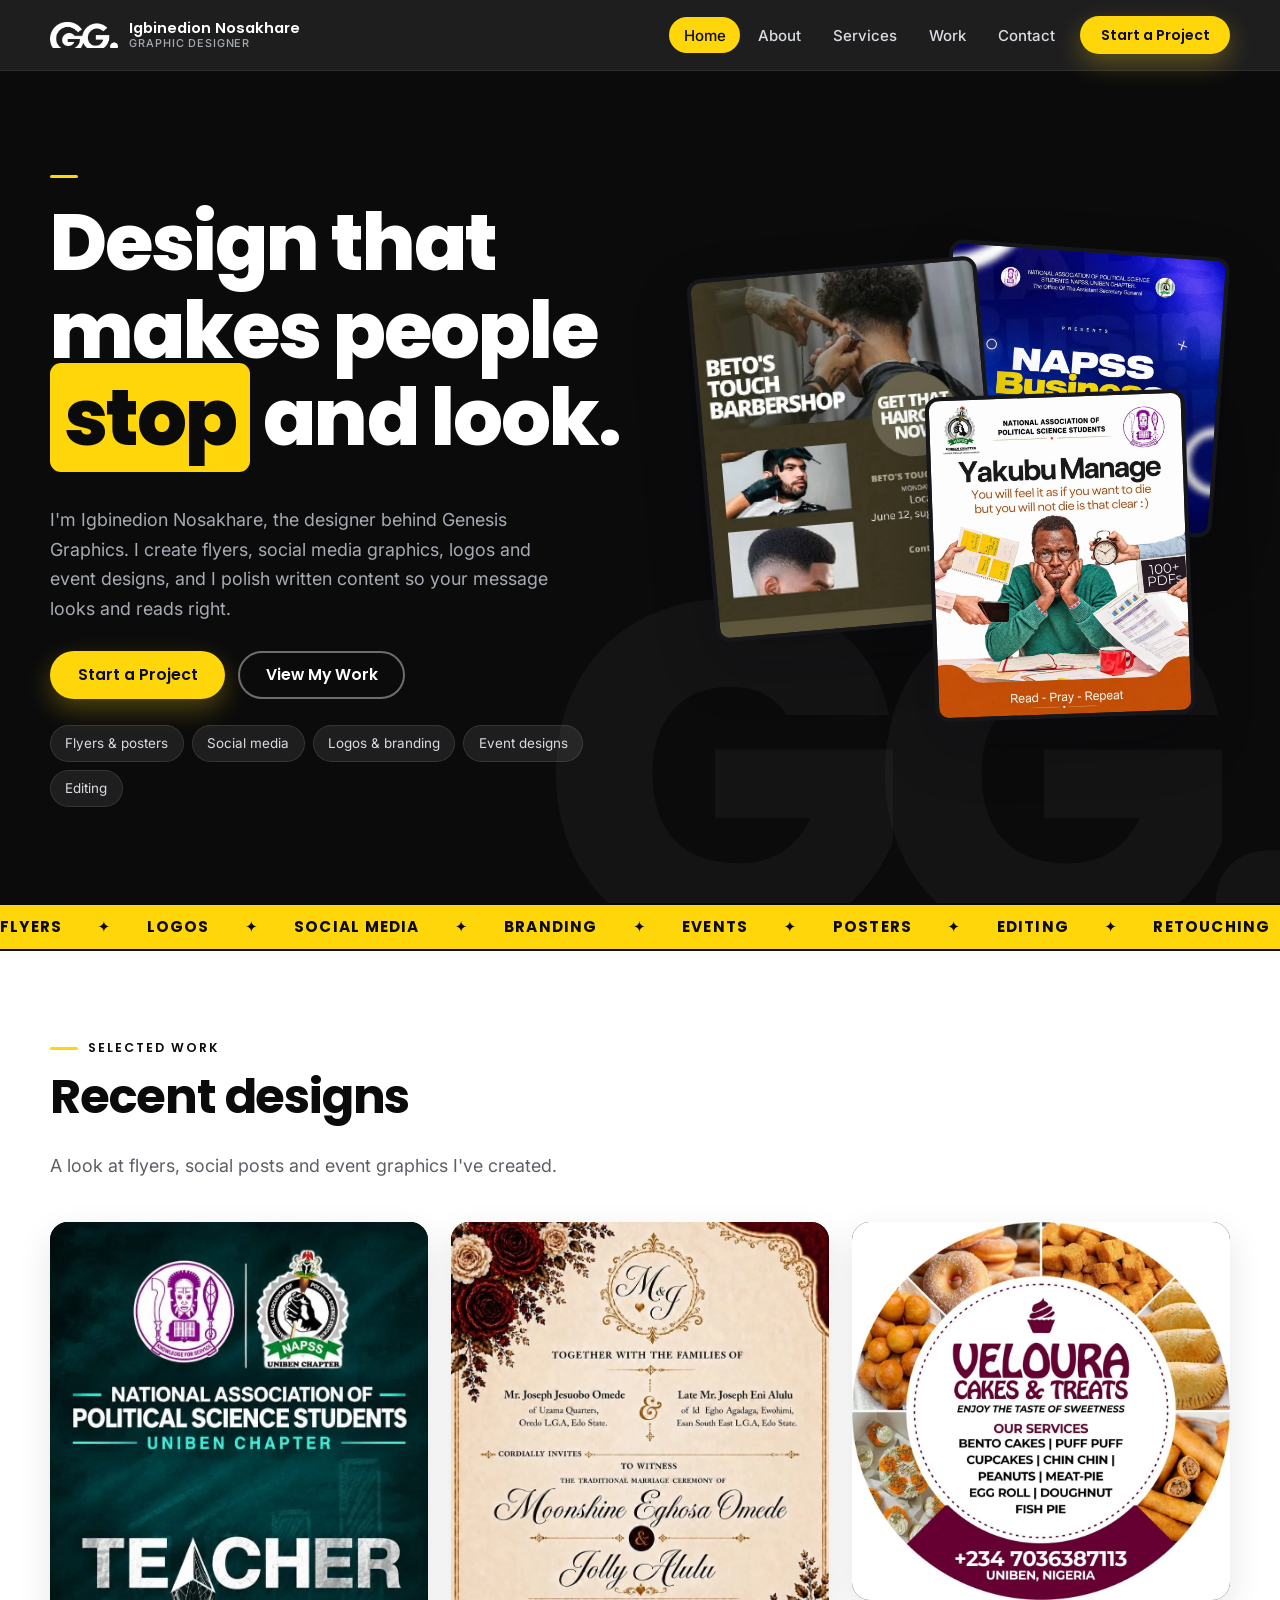
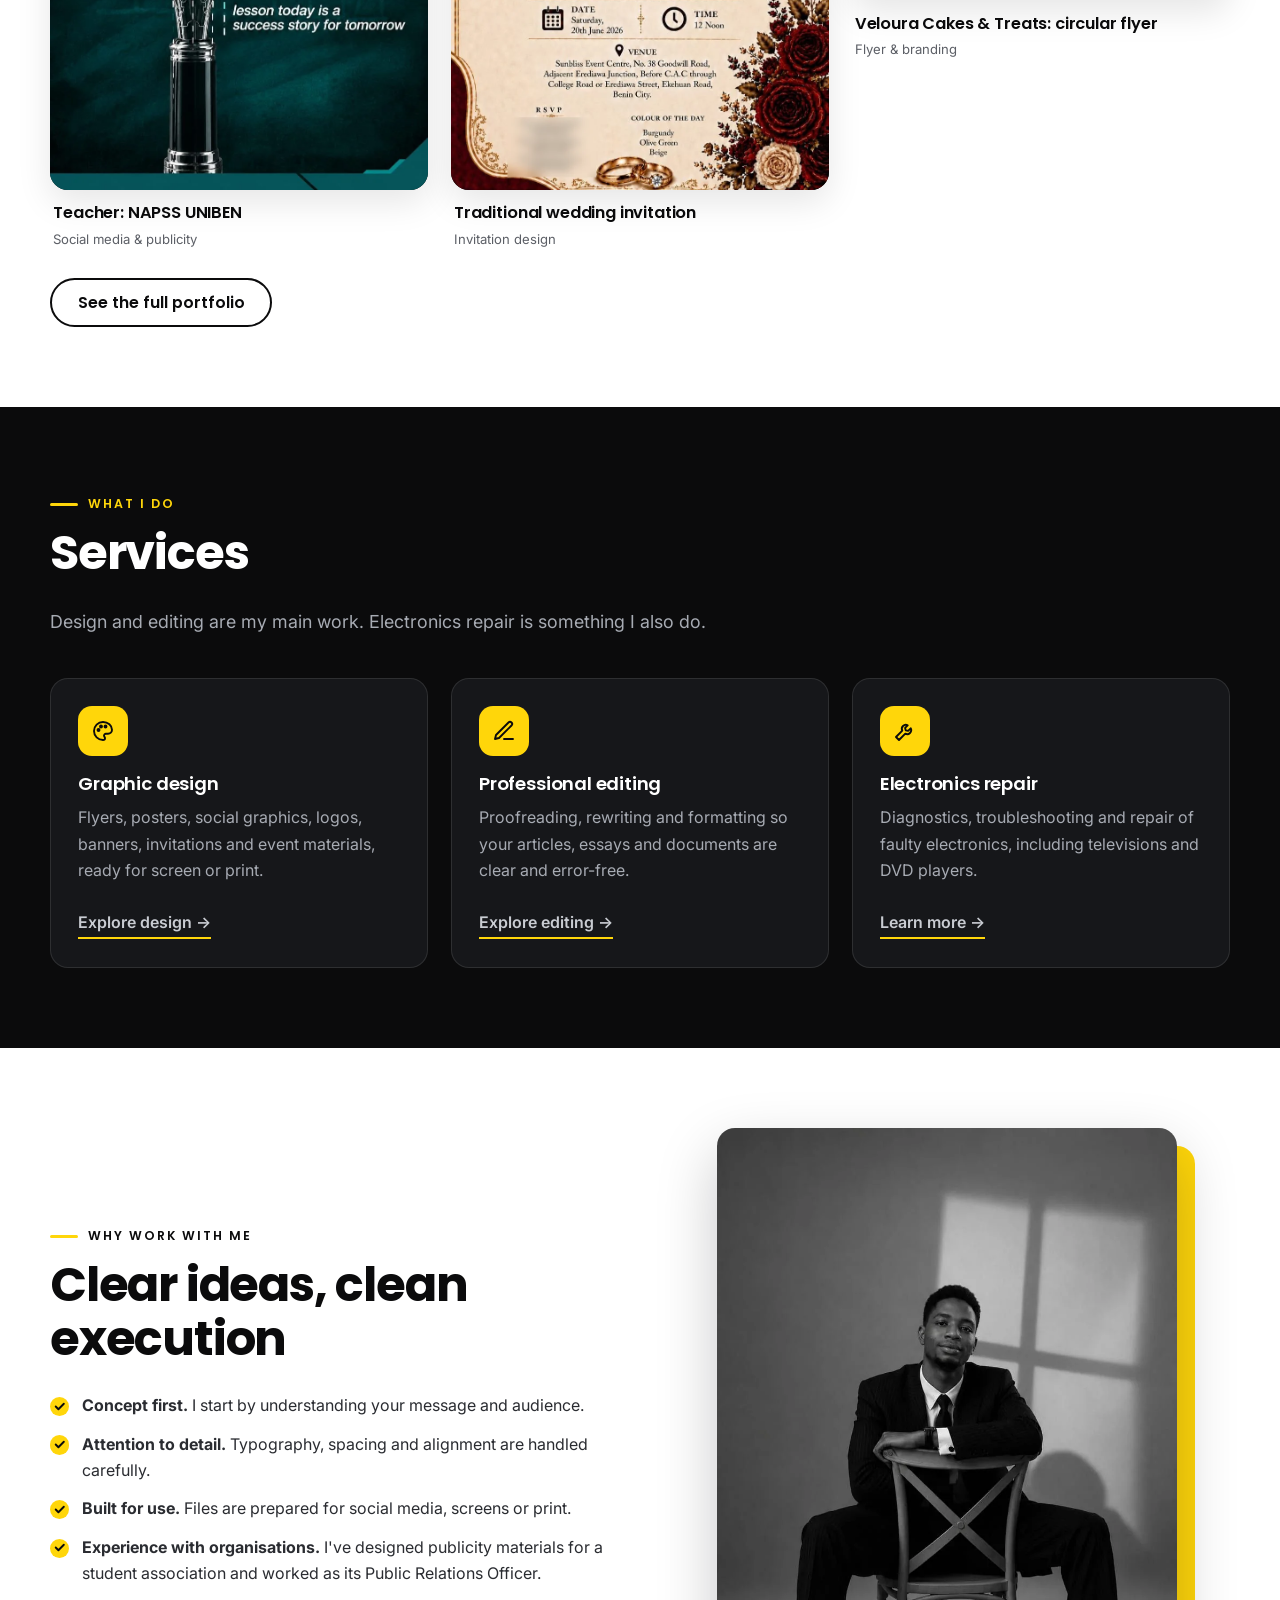
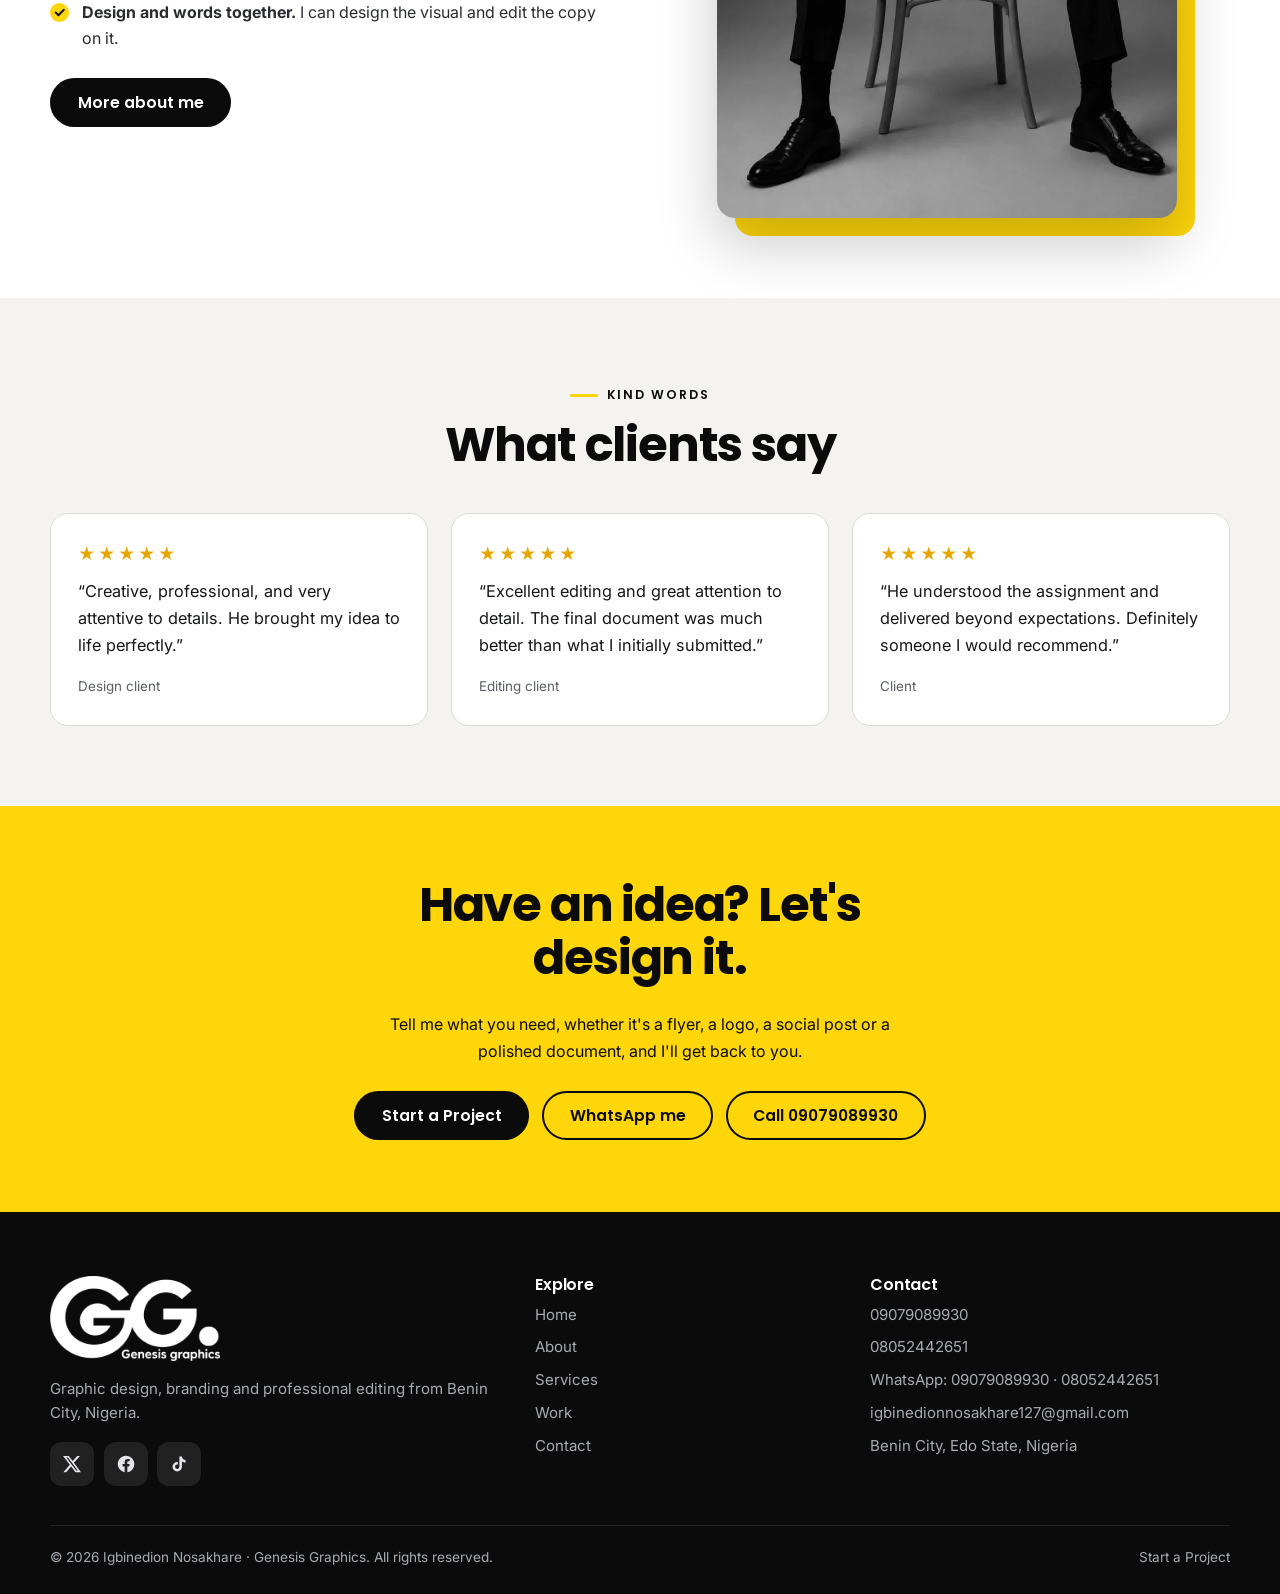
<file: index.html>
<!DOCTYPE html>
<html lang="en">
<head>
<meta charset="utf-8">
<meta name="viewport" content="width=device-width, initial-scale=1">
<title>Igbinedion Nosakhare | Graphic Designer in Benin City · Genesis Graphics</title>
<meta name="description" content="Graphic designer in Benin City, Nigeria. Flyers, social media graphics, logos, event designs and professional editing by Igbinedion Nosakhare of Genesis Graphics.">
<meta name="theme-color" content="#0b0b0c">
<meta property="og:type" content="website">
<meta property="og:title" content="Igbinedion Nosakhare | Graphic Designer in Benin City · Genesis Graphics">
<meta property="og:description" content="Graphic designer in Benin City, Nigeria. Flyers, social media graphics, logos, event designs and professional editing by Igbinedion Nosakhare of Genesis Graphics.">
<meta property="og:image" content="work-seminar.jpg">
<meta name="twitter:card" content="summary_large_image">
<meta name="twitter:site" content="@Genesis1_2_7">
<link rel="icon" href="data:image/svg+xml,%3Csvg xmlns='http://www.w3.org/2000/svg' viewBox='0 0 64 64'%3E%3Crect width='64' height='64' rx='14' fill='%230b0b0c'/%3E%3Ctext x='30' y='43' font-size='30' font-weight='800' text-anchor='middle' fill='%23fff' font-family='Arial'%3EGG%3C/text%3E%3Ccircle cx='51' cy='42' r='5' fill='%23ffd60a'/%3E%3C/svg%3E">
<script>document.documentElement.classList.add('js')</script>
<link rel="preconnect" href="https://fonts.googleapis.com">
<link rel="preconnect" href="https://fonts.gstatic.com" crossorigin>
<link href="https://fonts.googleapis.com/css2?family=Inter:wght@400;500;600&family=Poppins:wght@500;600;700;800&display=swap" rel="stylesheet">
<link rel="stylesheet" href="styles.css">
<script type="application/ld+json">{"@context":"https://schema.org","@type":"Person","name":"Igbinedion Nosakhare","jobTitle":"Graphic Designer","worksFor":{"@type":"Organization","name":"Genesis Graphics"},"email":"igbinedionnosakhare127@gmail.com","telephone":"+2349079089930","address":{"@type":"PostalAddress","addressLocality":"Benin City","addressCountry":"NG"},"sameAs":["https://x.com/Genesis1_2_7","https://www.tiktok.com/@gen.sis28"]}</script>
</head>
<body>
<a class="skip-link" href="#main">Skip to content</a>
<header class="site-header">
  <div class="container nav">
    <a class="brand" href="index.html" aria-label="Genesis Graphics: home">
      <img class="brand-logo" src="logo-mark.png" alt="" width="68" height="26">
      <span class="brand-text">Igbinedion Nosakhare<small>Graphic Designer</small></span>
    </a>
    <button class="nav-toggle" aria-expanded="false" aria-controls="nav-menu" aria-label="Open menu"><span></span></button>
    <nav aria-label="Main navigation">
      <ul class="nav-links" id="nav-menu">
        <li><a href="index.html" aria-current="page">Home</a></li><li><a href="about.html">About</a></li><li><a href="services.html">Services</a></li><li><a href="work.html">Work</a></li><li><a href="contact.html">Contact</a></li>
        <li><a class="btn btn--primary btn--sm" href="contact.html">Start a Project</a></li>
      </ul>
    </nav>
  </div>
</header>
<main id="main">

<section class="hero" aria-labelledby="hero-h"><div class="container hero-grid">
  <div>
    <span class="eyebrow">Graphic designer · Benin City, Nigeria</span>
    <h1 id="hero-h">Design that makes people <em>stop</em> and look.</h1>
    <p class="lead">I'm Igbinedion Nosakhare, the designer behind Genesis Graphics. I create flyers, social media graphics, logos and event designs, and I polish written content so your message looks and reads right.</p>
    <div class="btn-row"><a class="btn btn--primary" href="contact.html">Start a Project</a><a class="btn btn--ghost" href="work.html">View My Work</a></div>
    <ul class="chips" aria-label="What I design"><li>Flyers &amp; posters</li><li>Social media</li><li>Logos &amp; branding</li><li>Event designs</li><li>Editing</li></ul>
  </div>
  <div class="collage" aria-label="A selection of my designs">
    <figure class="c1"><picture><source srcset="work-barbershop.webp" type="image/webp"><img src="work-barbershop.jpg" alt="Barbershop promotion flyer in olive and cream" width="566" height="800" fetchpriority="high"></picture></figure>
    <figure class="c2"><picture><source srcset="work-seminar.webp" type="image/webp"><img src="work-seminar.jpg" alt="NAPSS Business Seminar event graphic on blue" width="1000" height="1000" fetchpriority="high"></picture></figure>
    <figure class="c3"><picture><source srcset="work-yakubu.webp" type="image/webp"><img src="work-yakubu.jpg" alt="Yakubu Manage social media post" width="1000" height="1250" fetchpriority="high"></picture></figure>
  </div>
</div></section>

<div class="strip" aria-hidden="true"><ul><li>Flyers</li><li>Logos</li><li>Social media</li><li>Branding</li><li>Events</li><li>Posters</li><li>Editing</li><li>Retouching</li><li>Flyers</li><li>Logos</li><li>Social media</li><li>Branding</li><li>Events</li><li>Posters</li><li>Editing</li><li>Retouching</li></ul></div>

<section class="section" aria-labelledby="work-h"><div class="container">
  <div class="section-head reveal"><span class="eyebrow">Selected work</span><h2 id="work-h">Recent designs</h2><p class="lead">A look at flyers, social posts and event graphics I've created.</p></div>
  <div class="masonry"><figure class="work" data-cat="social association"><button type="button" data-full="work-teacher.webp" data-title="Teacher: NAPSS UNIBEN" data-desc="Teacher-themed graphic for NAPSS UNIBEN on a chalkboard texture, with a fountain-pen nib forming the A in the headline." data-alt="Dark teal chalkboard-style graphic with two chapter logos, the headline TEACHER with a fountain pen nib as the A, and the line 'lesson today is a success story for tomorrow'" aria-label="View Teacher: NAPSS UNIBEN larger">
  <div class="frame"><picture><source srcset="work-teacher.webp" type="image/webp"><img src="work-teacher.jpg" alt="Dark teal chalkboard-style graphic with two chapter logos, the headline TEACHER with a fountain pen nib as the A, and the line 'lesson today is a success story for tomorrow'" width="853" height="1280"></picture></div></button>
  <figcaption><h3>Teacher: NAPSS UNIBEN</h3><span class="cat">Social media &amp; publicity</span></figcaption></figure><figure class="work" data-cat="invitations"><button type="button" data-full="work-wedding-invitation.webp" data-title="Traditional wedding invitation" data-desc="Wedding invitation with burgundy roses, cream parchment and gold ornament, laid out with family names, date, venue and colour of the day. RSVP contacts are blurred here for privacy." data-alt="Traditional wedding invitation on cream parchment with burgundy roses, gold ornaments, a monogram and event details; RSVP contacts blurred" aria-label="View Traditional wedding invitation larger">
  <div class="frame"><picture><source srcset="work-wedding-invitation.webp" type="image/webp"><img src="work-wedding-invitation.jpg" alt="Traditional wedding invitation on cream parchment with burgundy roses, gold ornaments, a monogram and event details; RSVP contacts blurred" width="853" height="1280"></picture></div></button>
  <figcaption><h3>Traditional wedding invitation</h3><span class="cat">Invitation design</span></figcaption></figure><figure class="work" data-cat="flyers branding"><button type="button" data-full="work-veloura-1.webp" data-title="Veloura Cakes &amp; Treats: circular flyer" data-desc="Circular promotional flyer for a bakery, with a photo ring of treats, a service list and contact details on a plum palette." data-alt="Circular bakery flyer for Veloura Cakes and Treats with photos of doughnuts, chin chin, pies and cupcakes around a white centre listing services" aria-label="View Veloura Cakes &amp; Treats: circular flyer larger">
  <div class="frame"><picture><source srcset="work-veloura-1.webp" type="image/webp"><img src="work-veloura-1.jpg" alt="Circular bakery flyer for Veloura Cakes and Treats with photos of doughnuts, chin chin, pies and cupcakes around a white centre listing services" width="1000" height="1000"></picture></div></button>
  <figcaption><h3>Veloura Cakes &amp; Treats: circular flyer</h3><span class="cat">Flyer &amp; branding</span></figcaption></figure></div>
  <div class="btn-row"><a class="btn btn--outline" href="work.html">See the full portfolio</a></div>
</div></section>

<section class="section dark" aria-labelledby="serv-h"><div class="container">
  <div class="section-head reveal"><span class="eyebrow">What I do</span><h2 id="serv-h">Services</h2><p class="lead">Design and editing are my main work. Electronics repair is something I also do.</p></div>
  <div class="grid grid--3">
    <article class="card card--dark reveal"><div class="icon"><svg viewBox="0 0 24 24" aria-hidden="true"><path d="M12 3a9 9 0 1 0 0 18c1.2 0 2-.8 2-1.8 0-.5-.2-.9-.5-1.3-.3-.4-.5-.8-.5-1.3 0-1 .8-1.8 1.8-1.8H17a4 4 0 0 0 4-4C21 6.6 17 3 12 3z"/><circle cx="7.5" cy="11" r="1"/><circle cx="10" cy="7.5" r="1"/><circle cx="14.5" cy="7.5" r="1"/></svg></div><h3>Graphic design</h3><p>Flyers, posters, social graphics, logos, banners, invitations and event materials, ready for screen or print.</p><a class="link-arrow" href="services.html#design">Explore design →</a></article>
    <article class="card card--dark reveal"><div class="icon"><svg viewBox="0 0 24 24" aria-hidden="true"><path d="M12 20h9"/><path d="M16.5 3.5a2.1 2.1 0 0 1 3 3L7 19l-4 1 1-4z"/></svg></div><h3>Professional editing</h3><p>Proofreading, rewriting and formatting so your articles, essays and documents are clear and error-free.</p><a class="link-arrow" href="services.html#editing">Explore editing →</a></article>
    <article class="card card--dark reveal"><div class="icon"><svg viewBox="0 0 24 24" aria-hidden="true"><path d="M14.7 6.3a4 4 0 0 0-5.4 5.4L3 18l3 3 6.3-6.3a4 4 0 0 0 5.4-5.4l-2.6 2.6-2.4-.6-.6-2.4z"/></svg></div><h3>Electronics repair</h3><p>Diagnostics, troubleshooting and repair of faulty electronics, including televisions and DVD players.</p><a class="link-arrow" href="services.html#repair">Learn more →</a></article>
  </div>
</div></section>

<section class="section" aria-labelledby="why-h"><div class="container split">
  <div class="reveal">
    <span class="eyebrow">Why work with me</span><h2 id="why-h">Clear ideas, clean execution</h2>
    <ul class="checklist">
      <li><strong>Concept first.</strong> I start by understanding your message and audience.</li>
      <li><strong>Attention to detail.</strong> Typography, spacing and alignment are handled carefully.</li>
      <li><strong>Built for use.</strong> Files are prepared for social media, screens or print.</li>
      <li><strong>Experience with organisations.</strong> I've designed publicity materials for a student association and worked as its Public Relations Officer.</li>
      <li><strong>Design and words together.</strong> I can design the visual and edit the copy on it.</li>
    </ul>
    <div class="btn-row"><a class="btn btn--dark" href="about.html">More about me</a></div>
  </div>
  <div class="portrait reveal"><picture><source srcset="profile-portrait.webp" type="image/webp"><img src="profile-portrait.jpg" alt="Black and white studio portrait of Igbinedion Nosakhare seated on a chair in a pinstripe suit" width="853" height="1280" loading="lazy" decoding="async"></picture></div>
</div></section>

<section class="section section--paper" aria-labelledby="fb-h"><div class="container">
  <div class="section-head section-head--center reveal"><span class="eyebrow">Kind words</span><h2 id="fb-h">What clients say</h2></div>
  <div class="grid grid--3"><figure class="card quote reveal"><div><div class="stars" role="img" aria-label="5 out of 5 stars">★★★★★</div><blockquote>“Creative, professional, and very attentive to details. He brought my idea to life perfectly.”</blockquote></div><figcaption>Design client</figcaption></figure><figure class="card quote reveal"><div><div class="stars" role="img" aria-label="5 out of 5 stars">★★★★★</div><blockquote>“Excellent editing and great attention to detail. The final document was much better than what I initially submitted.”</blockquote></div><figcaption>Editing client</figcaption></figure><figure class="card quote reveal"><div><div class="stars" role="img" aria-label="5 out of 5 stars">★★★★★</div><blockquote>“He understood the assignment and delivered beyond expectations. Definitely someone I would recommend.”</blockquote></div><figcaption>Client</figcaption></figure></div>
</div></section>
<section class="cta-band" aria-labelledby="cta-h"><div class="container reveal">
  <h2 id="cta-h">Have an idea? Let's design it.</h2><p>Tell me what you need, whether it's a flyer, a logo, a social post or a polished document, and I'll get back to you.</p>
  <div class="btn-row"><a class="btn btn--dark" href="contact.html">Start a Project</a><a class="btn btn--ghost" href="https://wa.me/2349079089930" target="_blank" rel="noopener noreferrer">WhatsApp me</a><a class="btn btn--ghost" href="tel:+2349079089930">Call 09079089930</a></div>
</div></section>

</main>
<a class="btn btn--primary fab" href="contact.html">Start a Project</a>
<footer class="site-footer">
  <div class="container">
    <div class="footer-grid">
      <div>
        <img class="logo" src="logo-white.png" alt="Genesis Graphics logo" width="170" height="85" loading="lazy">
        <p>Graphic design, branding and professional editing from Benin City, Nigeria.</p>
        <ul class="social"><li><a href="https://x.com/Genesis1_2_7" target="_blank" rel="noopener noreferrer" aria-label="X (Twitter)"><svg viewBox="0 0 24 24" aria-hidden="true"><path d="M18.244 2.25h3.308l-7.227 8.26 8.502 11.24H16.17l-5.214-6.817L4.99 21.75H1.68l7.73-8.835L1.254 2.25H8.08l4.713 6.231zm-1.161 17.52h1.833L7.084 4.126H5.117z"/></svg></a></li><li><a href="https://www.facebook.com/search/top?q=igbinedion%20Nosakhare" target="_blank" rel="noopener noreferrer" aria-label="Facebook"><svg viewBox="0 0 24 24" aria-hidden="true"><path d="M22 12a10 10 0 1 0-11.6 9.9v-7H7.9V12h2.5V9.8c0-2.5 1.5-3.9 3.8-3.9 1.1 0 2.2.2 2.2.2v2.5h-1.3c-1.2 0-1.6.8-1.6 1.6V12h2.8l-.4 2.9h-2.3v7A10 10 0 0 0 22 12z"/></svg></a></li><li><a href="https://www.tiktok.com/@gen.sis28" target="_blank" rel="noopener noreferrer" aria-label="TikTok"><svg viewBox="0 0 24 24" aria-hidden="true"><path d="M16.6 5.82A4.28 4.28 0 0 1 15.54 3h-3.09v12.4a2.59 2.59 0 0 1-2.59 2.5 2.6 2.6 0 0 1-2.6-2.6 2.6 2.6 0 0 1 2.6-2.6c.27 0 .53.04.77.12V9.66a5.7 5.7 0 0 0-.77-.05 5.7 5.7 0 0 0-5.7 5.7 5.7 5.7 0 0 0 5.7 5.7 5.7 5.7 0 0 0 5.7-5.7V9.01a7.35 7.35 0 0 0 4.3 1.38V7.3s-1.88.09-3.24-1.48z"/></svg></a></li></ul>
      </div>
      <div><h3>Explore</h3><ul class="links"><li><a href="index.html">Home</a></li><li><a href="about.html">About</a></li><li><a href="services.html">Services</a></li><li><a href="work.html">Work</a></li><li><a href="contact.html">Contact</a></li></ul></div>
      <div>
        <h3>Contact</h3>
        <ul class="links">
          <li><a href="tel:+2349079089930">09079089930</a></li>
          <li><a href="tel:+2348052442651">08052442651</a></li>
          <li>WhatsApp: <a href="https://wa.me/2349079089930" target="_blank" rel="noopener noreferrer">09079089930</a> · <a href="https://wa.me/2348052442651" target="_blank" rel="noopener noreferrer">08052442651</a></li>
          <li><a href="mailto:igbinedionnosakhare127@gmail.com">igbinedionnosakhare127@gmail.com</a></li>
          <li>Benin City, Edo State, Nigeria</li>
        </ul>
      </div>
    </div>
    <div class="footer-bottom">
      <span>&copy; <span data-year>2026</span> Igbinedion Nosakhare · Genesis Graphics. All rights reserved.</span>
      <a href="contact.html">Start a Project</a>
    </div>
  </div>
</footer>
<script src="script.js"></script>
</body>
</html>
</file>
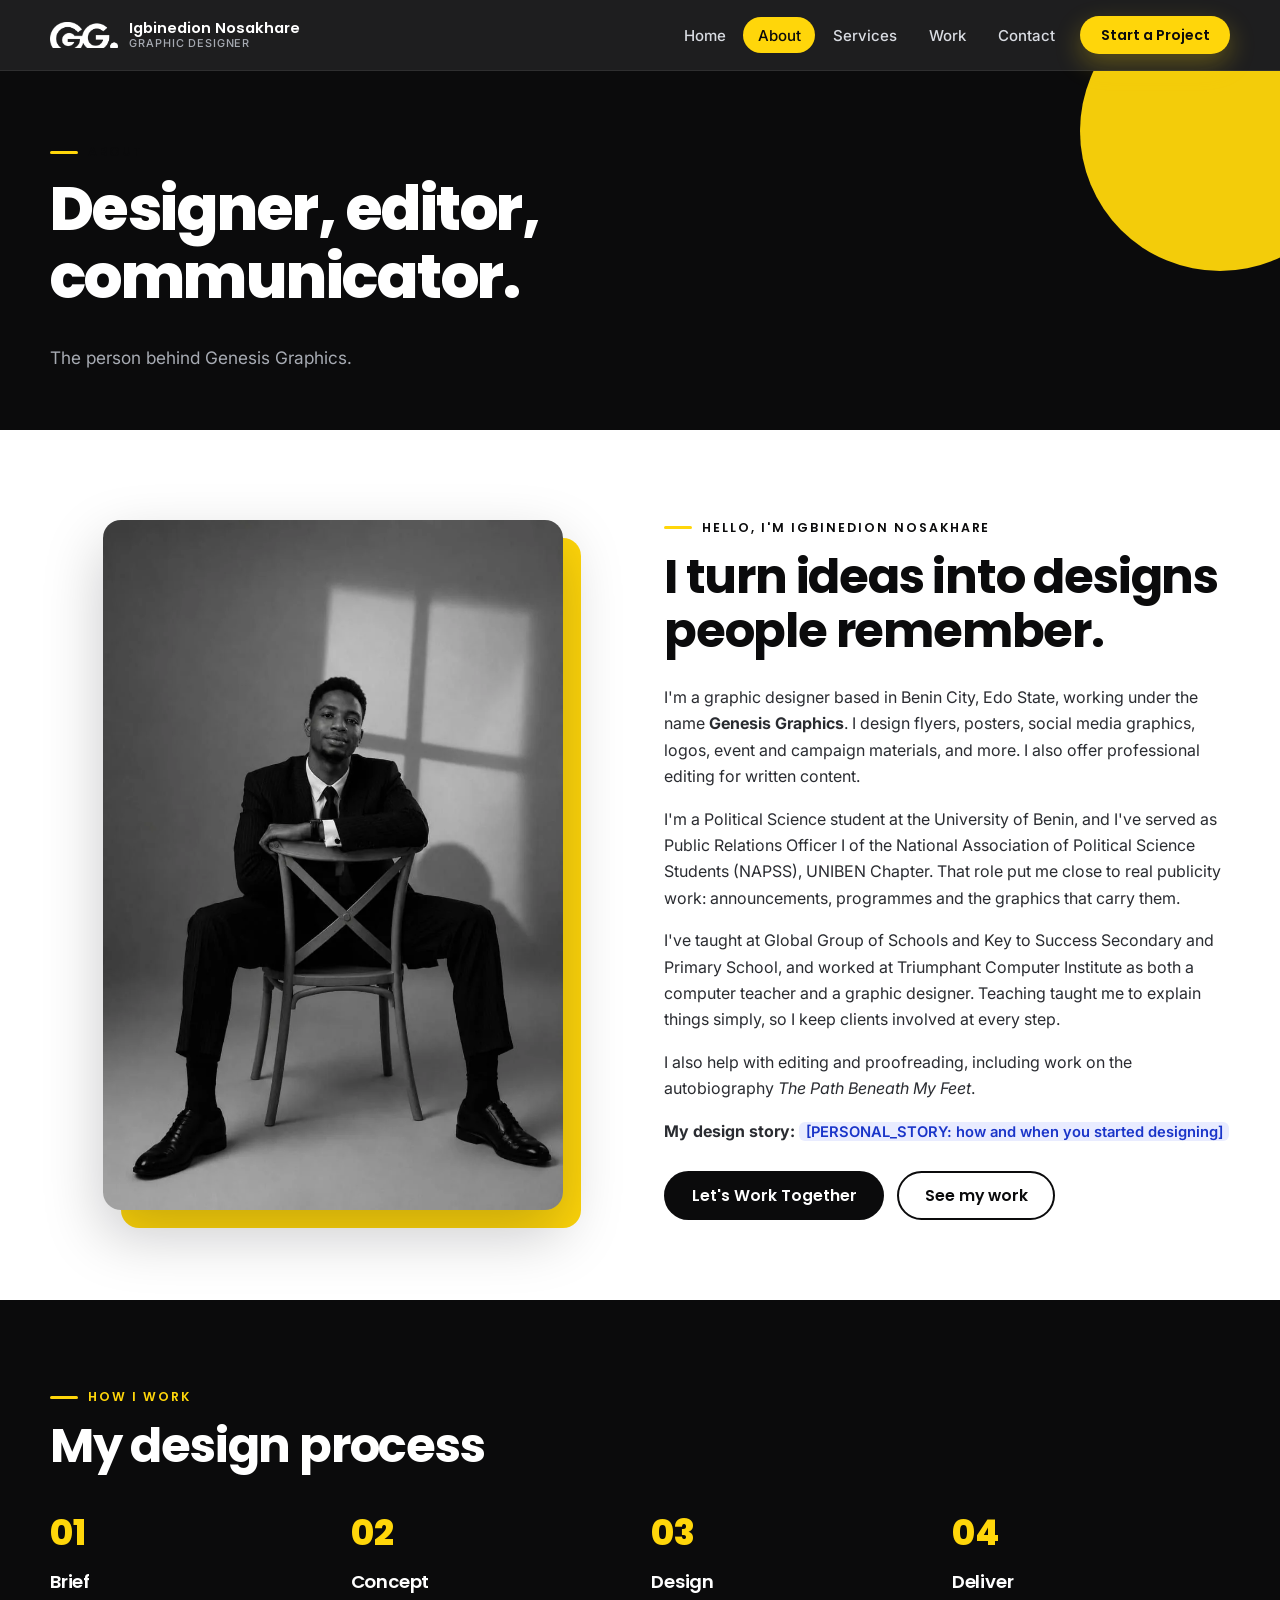
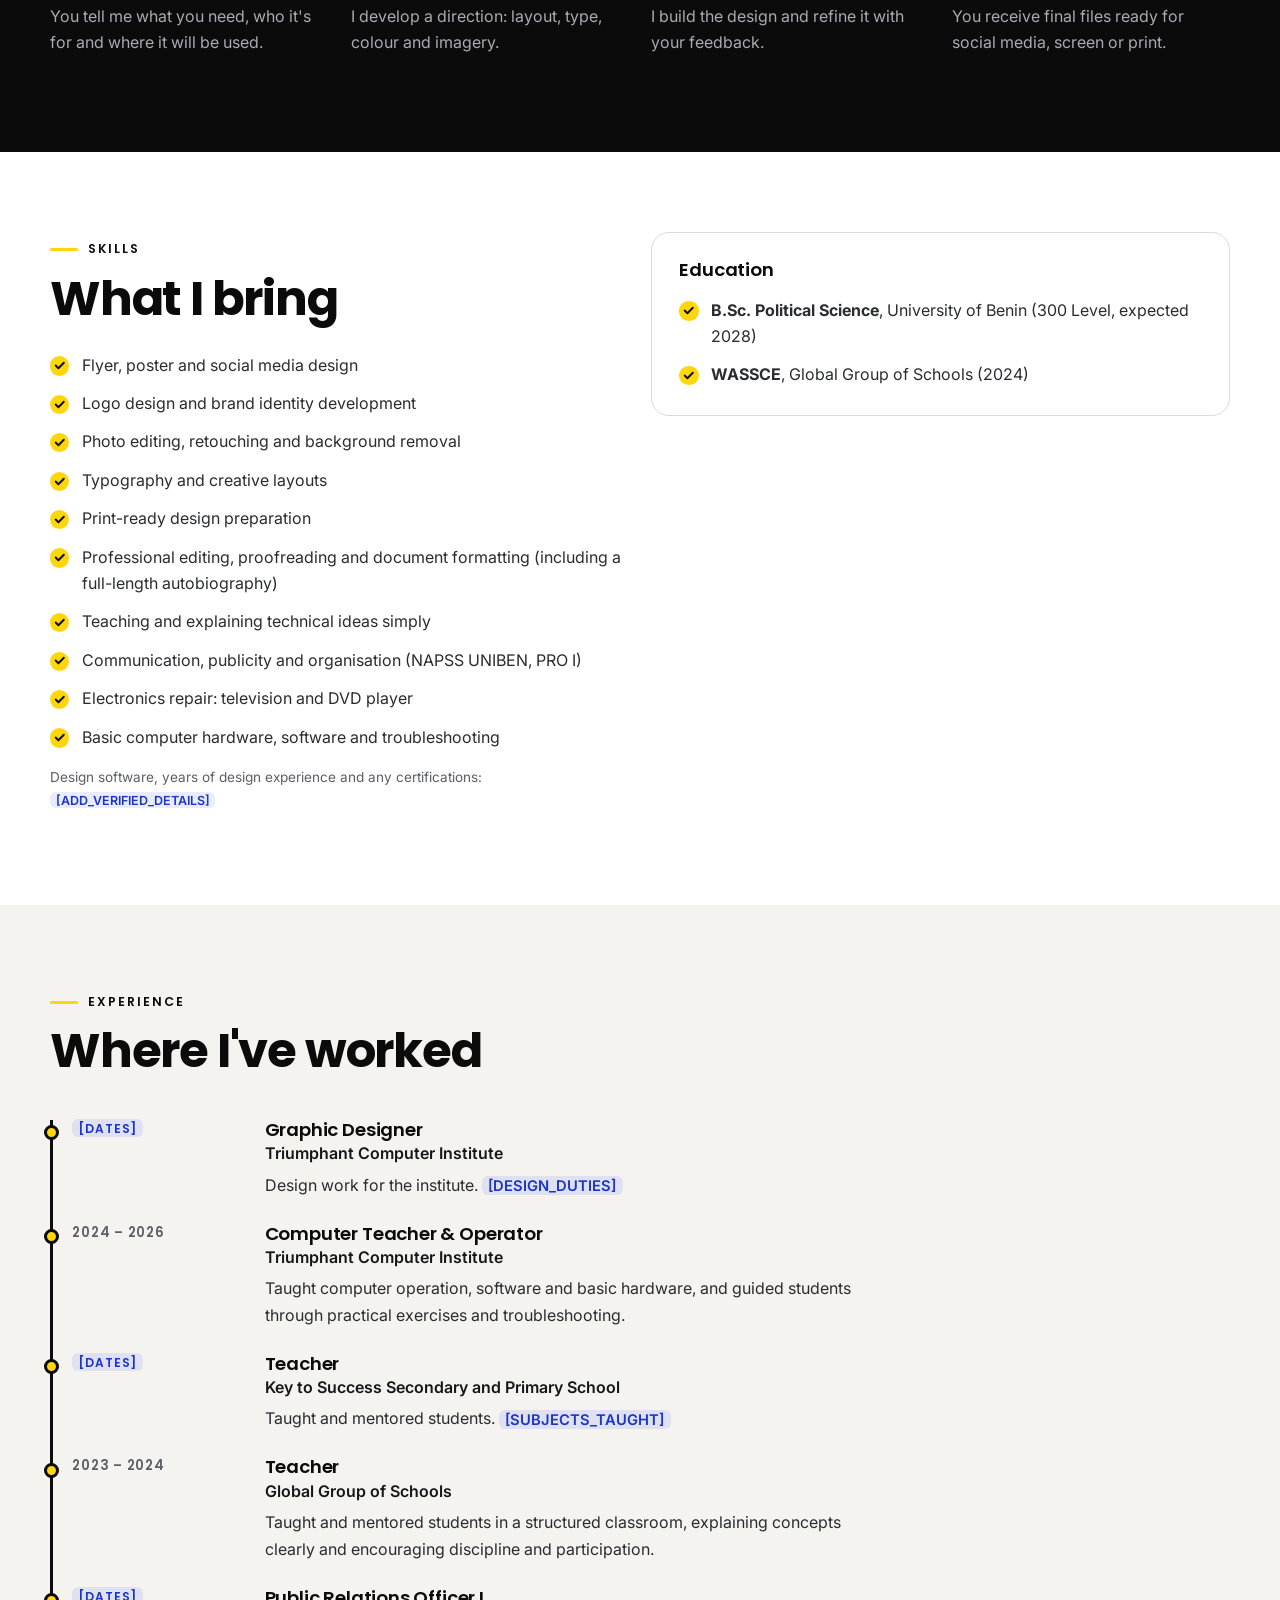
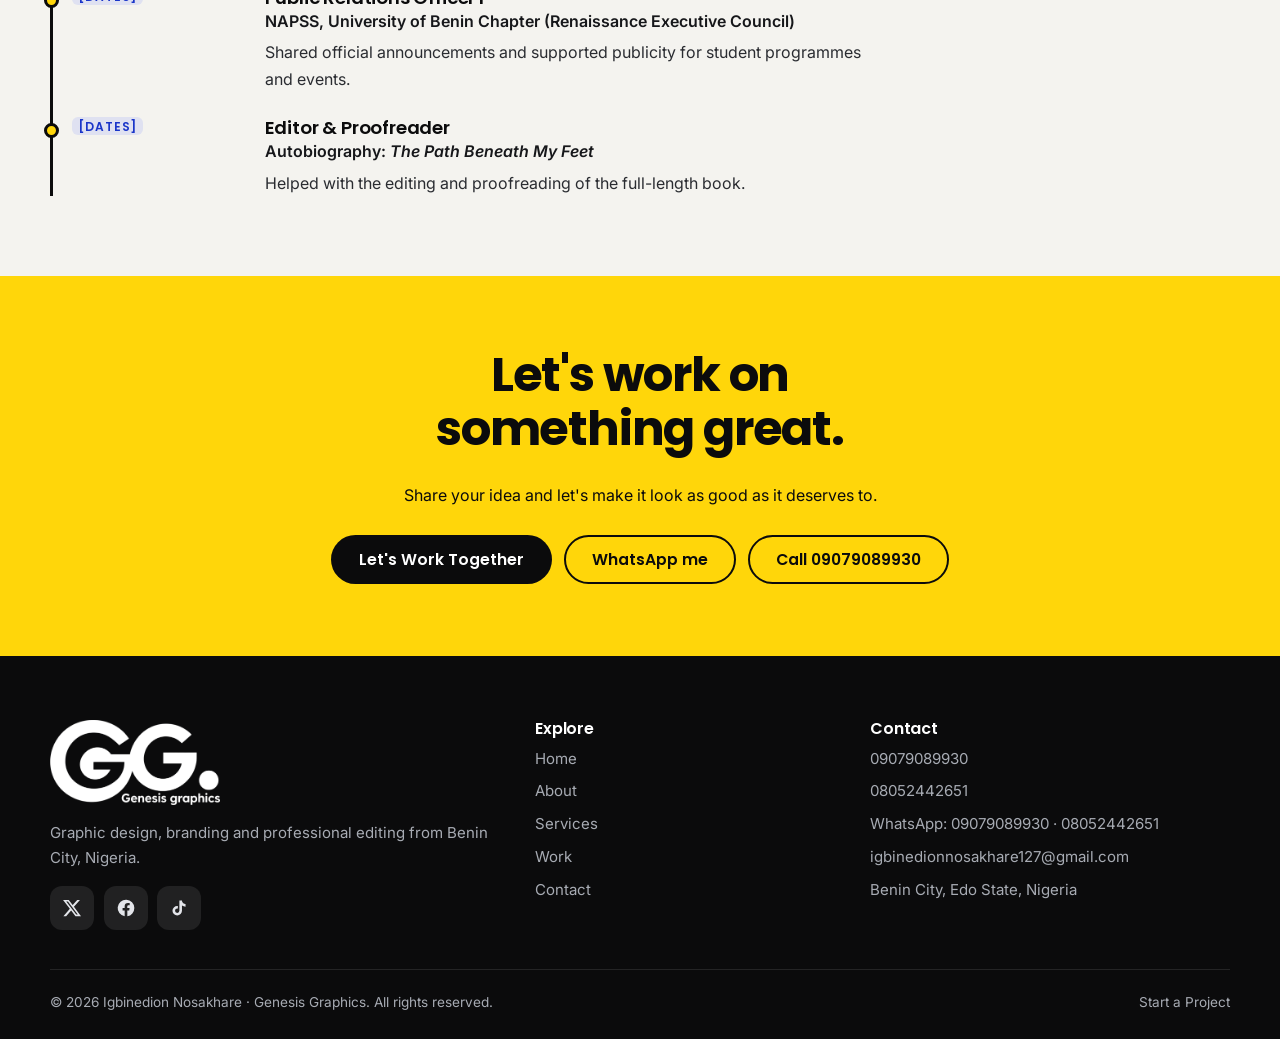
<file: about.html>
<!DOCTYPE html>
<html lang="en">
<head>
<meta charset="utf-8">
<meta name="viewport" content="width=device-width, initial-scale=1">
<title>About Igbinedion Nosakhare | Graphic Designer &amp; Editor</title>
<meta name="description" content="Meet Igbinedion Nosakhare, the graphic designer and editor behind Genesis Graphics in Benin City, Nigeria.">
<meta name="theme-color" content="#0b0b0c">
<meta property="og:type" content="website">
<meta property="og:title" content="About Igbinedion Nosakhare | Graphic Designer &amp; Editor">
<meta property="og:description" content="Meet Igbinedion Nosakhare, the graphic designer and editor behind Genesis Graphics in Benin City, Nigeria.">
<meta property="og:image" content="work-seminar.jpg">
<meta name="twitter:card" content="summary_large_image">
<meta name="twitter:site" content="@Genesis1_2_7">
<link rel="icon" href="data:image/svg+xml,%3Csvg xmlns='http://www.w3.org/2000/svg' viewBox='0 0 64 64'%3E%3Crect width='64' height='64' rx='14' fill='%230b0b0c'/%3E%3Ctext x='30' y='43' font-size='30' font-weight='800' text-anchor='middle' fill='%23fff' font-family='Arial'%3EGG%3C/text%3E%3Ccircle cx='51' cy='42' r='5' fill='%23ffd60a'/%3E%3C/svg%3E">
<script>document.documentElement.classList.add('js')</script>
<link rel="preconnect" href="https://fonts.googleapis.com">
<link rel="preconnect" href="https://fonts.gstatic.com" crossorigin>
<link href="https://fonts.googleapis.com/css2?family=Inter:wght@400;500;600&family=Poppins:wght@500;600;700;800&display=swap" rel="stylesheet">
<link rel="stylesheet" href="styles.css">

</head>
<body>
<a class="skip-link" href="#main">Skip to content</a>
<header class="site-header">
  <div class="container nav">
    <a class="brand" href="index.html" aria-label="Genesis Graphics: home">
      <img class="brand-logo" src="logo-mark.png" alt="" width="68" height="26">
      <span class="brand-text">Igbinedion Nosakhare<small>Graphic Designer</small></span>
    </a>
    <button class="nav-toggle" aria-expanded="false" aria-controls="nav-menu" aria-label="Open menu"><span></span></button>
    <nav aria-label="Main navigation">
      <ul class="nav-links" id="nav-menu">
        <li><a href="index.html">Home</a></li><li><a href="about.html" aria-current="page">About</a></li><li><a href="services.html">Services</a></li><li><a href="work.html">Work</a></li><li><a href="contact.html">Contact</a></li>
        <li><a class="btn btn--primary btn--sm" href="contact.html">Start a Project</a></li>
      </ul>
    </nav>
  </div>
</header>
<main id="main">

<section class="page-hero"><div class="container"><span class="eyebrow">About</span><h1>Designer, editor, communicator.</h1><p>The person behind Genesis Graphics.</p></div></section>

<section class="section" aria-labelledby="who-h"><div class="container split">
  <div class="portrait reveal"><picture><source srcset="profile-portrait.webp" type="image/webp"><img src="profile-portrait.jpg" alt="Black and white studio portrait of Igbinedion Nosakhare seated on a chair in a pinstripe suit" width="853" height="1280" fetchpriority="high"></picture></div>
  <div class="reveal">
    <span class="eyebrow">Hello, I'm Igbinedion Nosakhare</span>
    <h2 id="who-h">I turn ideas into designs people remember.</h2>
    <p>I'm a graphic designer based in Benin City, Edo State, working under the name <strong>Genesis Graphics</strong>. I design flyers, posters, social media graphics, logos, event and campaign materials, and more. I also offer professional editing for written content.</p>
    <p>I'm a Political Science student at the University of Benin, and I've served as Public Relations Officer I of the National Association of Political Science Students (NAPSS), UNIBEN Chapter. That role put me close to real publicity work: announcements, programmes and the graphics that carry them.</p>
    <p>I've taught at Global Group of Schools and Key to Success Secondary and Primary School, and worked at Triumphant Computer Institute as both a computer teacher and a graphic designer. Teaching taught me to explain things simply, so I keep clients involved at every step.</p>
    <p>I also help with editing and proofreading, including work on the autobiography <em>The Path Beneath My Feet</em>.</p>
    <p><strong>My design story:</strong> <span class="ph-text">[PERSONAL_STORY: how and when you started designing]</span></p>
    <div class="btn-row"><a class="btn btn--dark" href="contact.html">Let's Work Together</a><a class="btn btn--outline" href="work.html">See my work</a></div>
  </div>
</div></section>

<section class="section dark" aria-labelledby="ap-h"><div class="container">
  <div class="section-head reveal"><span class="eyebrow">How I work</span><h2 id="ap-h">My design process</h2></div>
  <ol class="steps">
    <li class="reveal"><h3>Brief</h3><p>You tell me what you need, who it's for and where it will be used.</p></li>
    <li class="reveal"><h3>Concept</h3><p>I develop a direction: layout, type, colour and imagery.</p></li>
    <li class="reveal"><h3>Design</h3><p>I build the design and refine it with your feedback.</p></li>
    <li class="reveal"><h3>Deliver</h3><p>You receive final files ready for social media, screen or print.</p></li>
  </ol>
</div></section>

<section class="section" aria-labelledby="sk-h"><div class="container grid grid--2" style="align-items:start">
  <div class="reveal"><span class="eyebrow">Skills</span><h2 id="sk-h">What I bring</h2>
    <ul class="checklist">
      <li>Flyer, poster and social media design</li>
      <li>Logo design and brand identity development</li>
      <li>Photo editing, retouching and background removal</li>
      <li>Typography and creative layouts</li>
      <li>Print-ready design preparation</li>
      <li>Professional editing, proofreading and document formatting (including a full-length autobiography)</li>
      <li>Teaching and explaining technical ideas simply</li>
      <li>Communication, publicity and organisation (NAPSS UNIBEN, PRO I)</li>
      <li>Electronics repair: television and DVD player</li>
      <li>Basic computer hardware, software and troubleshooting</li>
    </ul>
    <p class="note" style="margin-top:1rem">Design software, years of design experience and any certifications: <span class="ph-text">[ADD_VERIFIED_DETAILS]</span></p>
  </div>
  <div class="card reveal"><h3>Education</h3>
    <ul class="checklist" style="margin-top:1rem">
      <li><strong>B.Sc. Political Science</strong>, University of Benin (300 Level, expected 2028)</li>
      <li><strong>WASSCE</strong>, Global Group of Schools (2024)</li>
    </ul>
  </div>
</div></section>

<section class="section section--paper" aria-labelledby="exp-h"><div class="container">
  <div class="section-head reveal"><span class="eyebrow">Experience</span><h2 id="exp-h">Where I've worked</h2></div>
  <ol class="timeline">
    <li class="reveal"><div class="when"><span class="ph-text">[DATES]</span></div><div><h3>Graphic Designer</h3><p class="org">Triumphant Computer Institute</p><p>Design work for the institute. <span class="ph-text">[DESIGN_DUTIES]</span></p></div></li>
    <li class="reveal"><div class="when">2024 – 2026</div><div><h3>Computer Teacher &amp; Operator</h3><p class="org">Triumphant Computer Institute</p><p>Taught computer operation, software and basic hardware, and guided students through practical exercises and troubleshooting.</p></div></li>
    <li class="reveal"><div class="when"><span class="ph-text">[DATES]</span></div><div><h3>Teacher</h3><p class="org">Key to Success Secondary and Primary School</p><p>Taught and mentored students. <span class="ph-text">[SUBJECTS_TAUGHT]</span></p></div></li>
    <li class="reveal"><div class="when">2023 – 2024</div><div><h3>Teacher</h3><p class="org">Global Group of Schools</p><p>Taught and mentored students in a structured classroom, explaining concepts clearly and encouraging discipline and participation.</p></div></li>
    <li class="reveal"><div class="when"><span class="ph-text">[DATES]</span></div><div><h3>Public Relations Officer I</h3><p class="org">NAPSS, University of Benin Chapter (Renaissance Executive Council)</p><p>Shared official announcements and supported publicity for student programmes and events.</p></div></li>
    <li class="reveal"><div class="when"><span class="ph-text">[DATES]</span></div><div><h3>Editor &amp; Proofreader</h3><p class="org">Autobiography: <em>The Path Beneath My Feet</em></p><p>Helped with the editing and proofreading of the full-length book.</p></div></li>
  </ol>
</div></section>
<section class="cta-band" aria-labelledby="cta-h"><div class="container reveal">
  <h2 id="cta-h">Let's work on something great.</h2><p>Share your idea and let's make it look as good as it deserves to.</p>
  <div class="btn-row"><a class="btn btn--dark" href="contact.html">Let's Work Together</a><a class="btn btn--ghost" href="https://wa.me/2349079089930" target="_blank" rel="noopener noreferrer">WhatsApp me</a><a class="btn btn--ghost" href="tel:+2349079089930">Call 09079089930</a></div>
</div></section>

</main>
<a class="btn btn--primary fab" href="contact.html">Start a Project</a>
<footer class="site-footer">
  <div class="container">
    <div class="footer-grid">
      <div>
        <img class="logo" src="logo-white.png" alt="Genesis Graphics logo" width="170" height="85" loading="lazy">
        <p>Graphic design, branding and professional editing from Benin City, Nigeria.</p>
        <ul class="social"><li><a href="https://x.com/Genesis1_2_7" target="_blank" rel="noopener noreferrer" aria-label="X (Twitter)"><svg viewBox="0 0 24 24" aria-hidden="true"><path d="M18.244 2.25h3.308l-7.227 8.26 8.502 11.24H16.17l-5.214-6.817L4.99 21.75H1.68l7.73-8.835L1.254 2.25H8.08l4.713 6.231zm-1.161 17.52h1.833L7.084 4.126H5.117z"/></svg></a></li><li><a href="https://www.facebook.com/search/top?q=igbinedion%20Nosakhare" target="_blank" rel="noopener noreferrer" aria-label="Facebook"><svg viewBox="0 0 24 24" aria-hidden="true"><path d="M22 12a10 10 0 1 0-11.6 9.9v-7H7.9V12h2.5V9.8c0-2.5 1.5-3.9 3.8-3.9 1.1 0 2.2.2 2.2.2v2.5h-1.3c-1.2 0-1.6.8-1.6 1.6V12h2.8l-.4 2.9h-2.3v7A10 10 0 0 0 22 12z"/></svg></a></li><li><a href="https://www.tiktok.com/@gen.sis28" target="_blank" rel="noopener noreferrer" aria-label="TikTok"><svg viewBox="0 0 24 24" aria-hidden="true"><path d="M16.6 5.82A4.28 4.28 0 0 1 15.54 3h-3.09v12.4a2.59 2.59 0 0 1-2.59 2.5 2.6 2.6 0 0 1-2.6-2.6 2.6 2.6 0 0 1 2.6-2.6c.27 0 .53.04.77.12V9.66a5.7 5.7 0 0 0-.77-.05 5.7 5.7 0 0 0-5.7 5.7 5.7 5.7 0 0 0 5.7 5.7 5.7 5.7 0 0 0 5.7-5.7V9.01a7.35 7.35 0 0 0 4.3 1.38V7.3s-1.88.09-3.24-1.48z"/></svg></a></li></ul>
      </div>
      <div><h3>Explore</h3><ul class="links"><li><a href="index.html">Home</a></li><li><a href="about.html">About</a></li><li><a href="services.html">Services</a></li><li><a href="work.html">Work</a></li><li><a href="contact.html">Contact</a></li></ul></div>
      <div>
        <h3>Contact</h3>
        <ul class="links">
          <li><a href="tel:+2349079089930">09079089930</a></li>
          <li><a href="tel:+2348052442651">08052442651</a></li>
          <li>WhatsApp: <a href="https://wa.me/2349079089930" target="_blank" rel="noopener noreferrer">09079089930</a> · <a href="https://wa.me/2348052442651" target="_blank" rel="noopener noreferrer">08052442651</a></li>
          <li><a href="mailto:igbinedionnosakhare127@gmail.com">igbinedionnosakhare127@gmail.com</a></li>
          <li>Benin City, Edo State, Nigeria</li>
        </ul>
      </div>
    </div>
    <div class="footer-bottom">
      <span>&copy; <span data-year>2026</span> Igbinedion Nosakhare · Genesis Graphics. All rights reserved.</span>
      <a href="contact.html">Start a Project</a>
    </div>
  </div>
</footer>
<script src="script.js"></script>
</body>
</html>
</file>
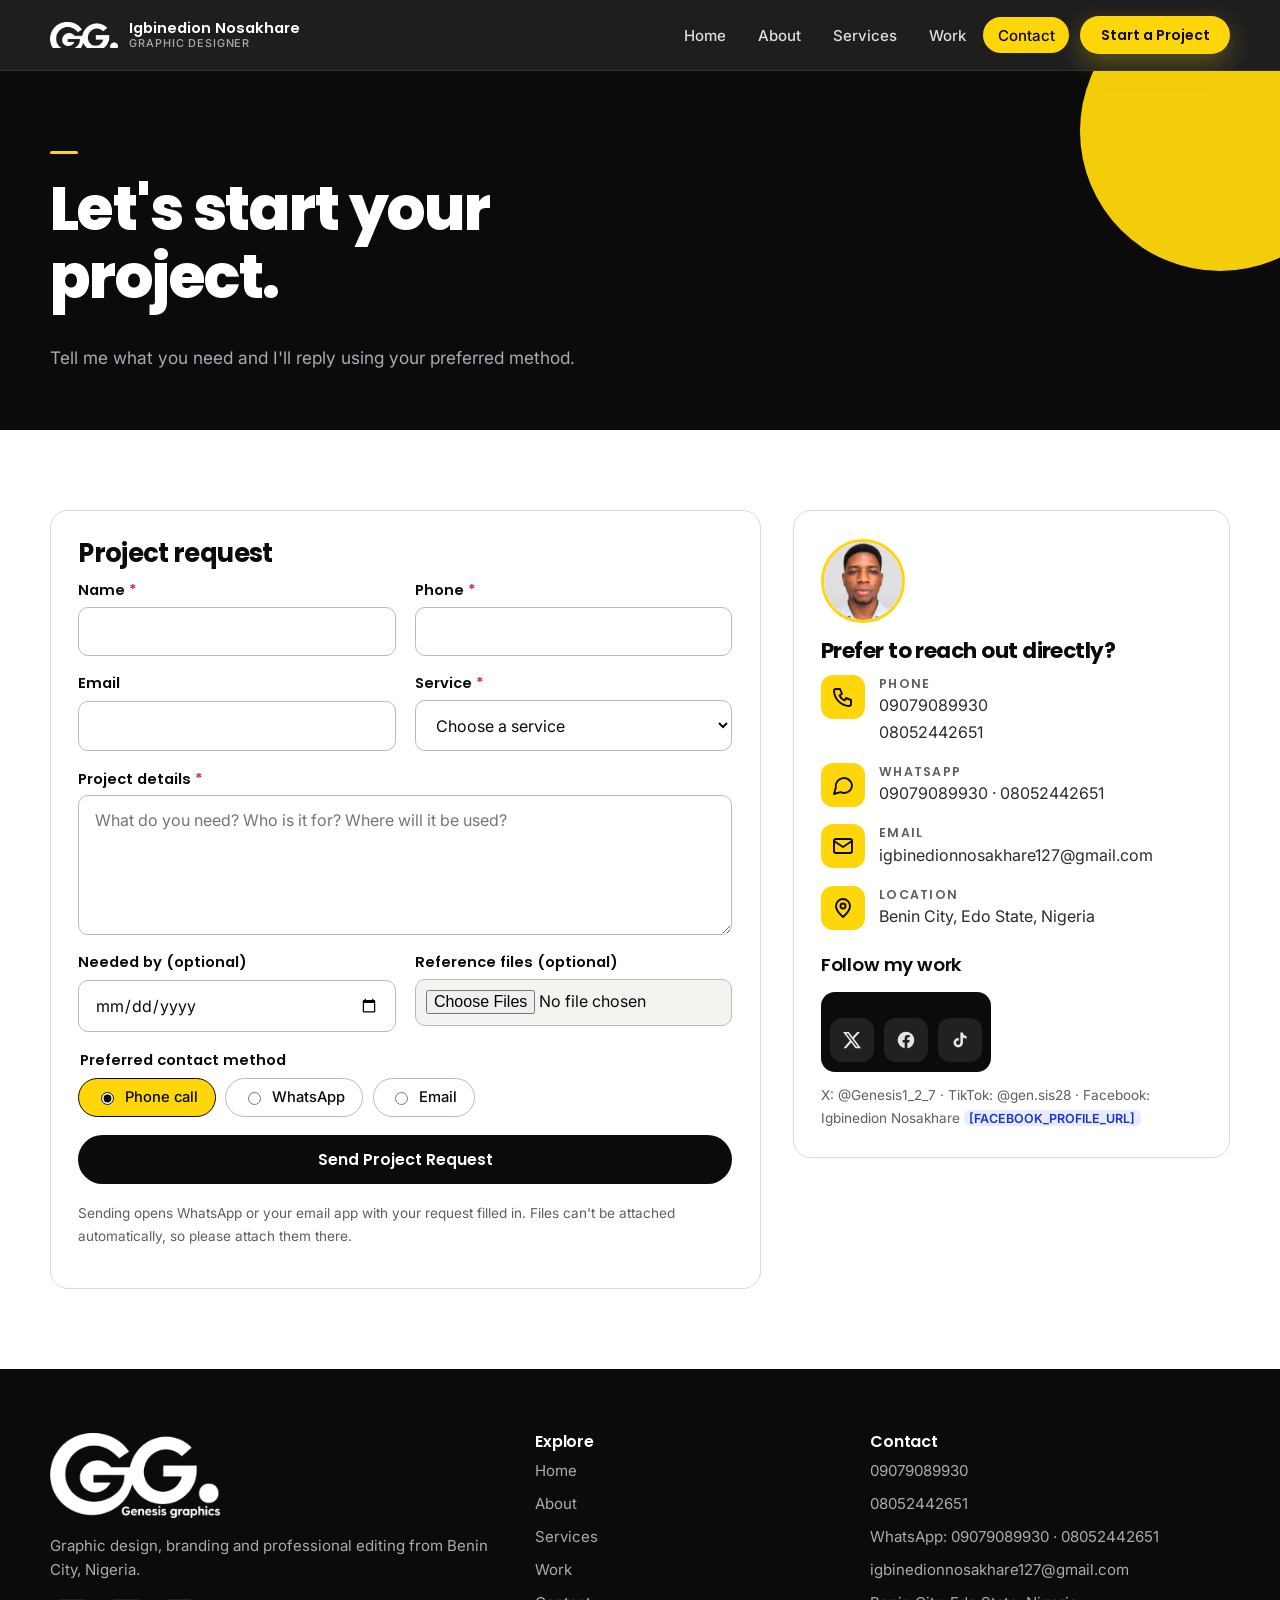
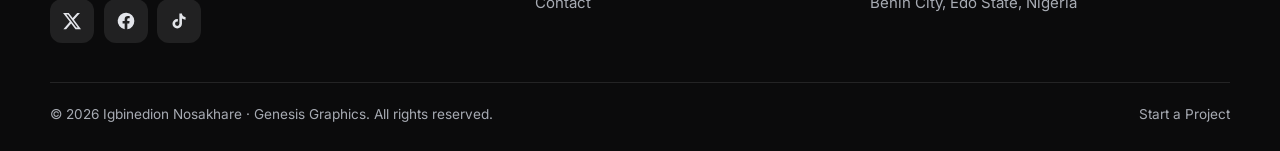
<file: contact.html>
<!DOCTYPE html>
<html lang="en">
<head>
<meta charset="utf-8">
<meta name="viewport" content="width=device-width, initial-scale=1">
<title>Contact | Start a Project · Genesis Graphics</title>
<meta name="description" content="Start a design, editing or repair project with Igbinedion Nosakhare in Benin City. Call, WhatsApp or email.">
<meta name="theme-color" content="#0b0b0c">
<meta property="og:type" content="website">
<meta property="og:title" content="Contact | Start a Project · Genesis Graphics">
<meta property="og:description" content="Start a design, editing or repair project with Igbinedion Nosakhare in Benin City. Call, WhatsApp or email.">
<meta property="og:image" content="work-seminar.jpg">
<meta name="twitter:card" content="summary_large_image">
<meta name="twitter:site" content="@Genesis1_2_7">
<link rel="icon" href="data:image/svg+xml,%3Csvg xmlns='http://www.w3.org/2000/svg' viewBox='0 0 64 64'%3E%3Crect width='64' height='64' rx='14' fill='%230b0b0c'/%3E%3Ctext x='30' y='43' font-size='30' font-weight='800' text-anchor='middle' fill='%23fff' font-family='Arial'%3EGG%3C/text%3E%3Ccircle cx='51' cy='42' r='5' fill='%23ffd60a'/%3E%3C/svg%3E">
<script>document.documentElement.classList.add('js')</script>
<link rel="preconnect" href="https://fonts.googleapis.com">
<link rel="preconnect" href="https://fonts.gstatic.com" crossorigin>
<link href="https://fonts.googleapis.com/css2?family=Inter:wght@400;500;600&family=Poppins:wght@500;600;700;800&display=swap" rel="stylesheet">
<link rel="stylesheet" href="styles.css">

</head>
<body>
<a class="skip-link" href="#main">Skip to content</a>
<header class="site-header">
  <div class="container nav">
    <a class="brand" href="index.html" aria-label="Genesis Graphics: home">
      <img class="brand-logo" src="logo-mark.png" alt="" width="68" height="26">
      <span class="brand-text">Igbinedion Nosakhare<small>Graphic Designer</small></span>
    </a>
    <button class="nav-toggle" aria-expanded="false" aria-controls="nav-menu" aria-label="Open menu"><span></span></button>
    <nav aria-label="Main navigation">
      <ul class="nav-links" id="nav-menu">
        <li><a href="index.html">Home</a></li><li><a href="about.html">About</a></li><li><a href="services.html">Services</a></li><li><a href="work.html">Work</a></li><li><a href="contact.html" aria-current="page">Contact</a></li>
        <li><a class="btn btn--primary btn--sm" href="contact.html">Start a Project</a></li>
      </ul>
    </nav>
  </div>
</header>
<main id="main">

<section class="page-hero"><div class="container"><span class="eyebrow">Contact</span><h1>Let's start your project.</h1><p>Tell me what you need and I'll reply using your preferred method.</p></div></section>

<section class="section"><div class="container contact-grid">
  <div class="card reveal">
    <h2 style="font-size:1.6rem">Project request</h2>
    <form id="project-form" novalidate>
      <div class="field-row">
        <div class="field"><label for="name">Name <span class="req" aria-hidden="true">*</span></label><input id="name" name="name" type="text" autocomplete="name" required></div>
        <div class="field"><label for="phone">Phone <span class="req" aria-hidden="true">*</span></label><input id="phone" name="phone" type="tel" inputmode="tel" autocomplete="tel" required></div>
      </div>
      <div class="field-row">
        <div class="field"><label for="email">Email</label><input id="email" name="email" type="email" autocomplete="email"></div>
        <div class="field"><label for="service">Service <span class="req" aria-hidden="true">*</span></label>
          <select id="service" name="service" required><option value="">Choose a service</option><option>Flyer / poster design</option><option>Social media graphics</option><option>Logo &amp; branding</option><option>Event / campaign design</option><option>Photo editing / retouching</option><option>Professional editing / proofreading</option><option>Electronics repair (TV / DVD)</option><option>Other</option></select></div>
      </div>
      <div class="field"><label for="details">Project details <span class="req" aria-hidden="true">*</span></label><textarea id="details" name="details" placeholder="What do you need? Who is it for? Where will it be used?" required></textarea></div>
      <div class="field-row">
        <div class="field"><label for="deadline">Needed by (optional)</label><input id="deadline" name="deadline" type="date"></div>
        <div class="field"><label for="files">Reference files (optional)</label><input id="files" name="files" type="file" multiple accept="image/*,.pdf,.doc,.docx"><span class="note" id="file-name" aria-live="polite"></span></div>
      </div>
      <fieldset><legend>Preferred contact method</legend>
        <div class="radio-group">
          <label><input type="radio" name="contact" value="Phone call" checked> Phone call</label>
          <label><input type="radio" name="contact" value="WhatsApp"> WhatsApp</label>
          <label><input type="radio" name="contact" value="Email"> Email</label>
        </div></fieldset>
      <button class="btn btn--dark" type="submit">Send Project Request</button>
      <p class="note">Sending opens WhatsApp or your email app with your request filled in. Files can't be attached automatically, so please attach them there.</p>
      <div class="form-status" id="form-status" role="status" aria-live="polite"></div>
    </form>
  </div>
  <aside class="reveal card" aria-label="Contact details">
    <picture><source srcset="profile-headshot.webp" type="image/webp"><img src="profile-headshot.jpg" alt="Headshot of Igbinedion Nosakhare against a light grey background" width="800" height="800" loading="lazy" decoding="async" class="avatar"></picture>
    <h2 style="font-size:1.35rem">Prefer to reach out directly?</h2>
    <ul class="contact-list">
      <li><span class="icon"><svg viewBox="0 0 24 24" aria-hidden="true"><path d="M5 4h4l2 5-2.5 1.5a11 11 0 0 0 5 5L15 13l5 2v4a2 2 0 0 1-2 2A16 16 0 0 1 3 6a2 2 0 0 1 2-2z"/></svg></span><div><strong>Phone</strong><a href="tel:+2349079089930">09079089930</a><br><a href="tel:+2348052442651">08052442651</a></div></li>
      <li><span class="icon"><svg viewBox="0 0 24 24" aria-hidden="true"><path d="M21 12a8 8 0 0 1-11.5 7.2L3 21l1.8-6.5A8 8 0 1 1 21 12z"/></svg></span><div><strong>WhatsApp</strong><a href="https://wa.me/2349079089930" target="_blank" rel="noopener noreferrer">09079089930</a> · <a href="https://wa.me/2348052442651" target="_blank" rel="noopener noreferrer">08052442651</a></div></li>
      <li><span class="icon"><svg viewBox="0 0 24 24" aria-hidden="true"><rect x="3" y="5" width="18" height="14" rx="2"/><path d="M3 7l9 6 9-6"/></svg></span><div><strong>Email</strong><a href="mailto:igbinedionnosakhare127@gmail.com">igbinedionnosakhare127@gmail.com</a></div></li>
      <li><span class="icon"><svg viewBox="0 0 24 24" aria-hidden="true"><path d="M12 21s7-6.2 7-11a7 7 0 0 0-14 0c0 4.8 7 11 7 11z"/><circle cx="12" cy="10" r="2.5"/></svg></span><div><strong>Location</strong>Benin City, Edo State, Nigeria</div></li>
    </ul>
    <h3 style="margin-top:1.6rem">Follow my work</h3>
    <div style="background:var(--ink);display:inline-block;padding:.6rem;border-radius:14px;margin-top:.4rem"><ul class="social"><li><a href="https://x.com/Genesis1_2_7" target="_blank" rel="noopener noreferrer" aria-label="X (Twitter)"><svg viewBox="0 0 24 24" aria-hidden="true"><path d="M18.244 2.25h3.308l-7.227 8.26 8.502 11.24H16.17l-5.214-6.817L4.99 21.75H1.68l7.73-8.835L1.254 2.25H8.08l4.713 6.231zm-1.161 17.52h1.833L7.084 4.126H5.117z"/></svg></a></li><li><a href="https://www.facebook.com/search/top?q=igbinedion%20Nosakhare" target="_blank" rel="noopener noreferrer" aria-label="Facebook"><svg viewBox="0 0 24 24" aria-hidden="true"><path d="M22 12a10 10 0 1 0-11.6 9.9v-7H7.9V12h2.5V9.8c0-2.5 1.5-3.9 3.8-3.9 1.1 0 2.2.2 2.2.2v2.5h-1.3c-1.2 0-1.6.8-1.6 1.6V12h2.8l-.4 2.9h-2.3v7A10 10 0 0 0 22 12z"/></svg></a></li><li><a href="https://www.tiktok.com/@gen.sis28" target="_blank" rel="noopener noreferrer" aria-label="TikTok"><svg viewBox="0 0 24 24" aria-hidden="true"><path d="M16.6 5.82A4.28 4.28 0 0 1 15.54 3h-3.09v12.4a2.59 2.59 0 0 1-2.59 2.5 2.6 2.6 0 0 1-2.6-2.6 2.6 2.6 0 0 1 2.6-2.6c.27 0 .53.04.77.12V9.66a5.7 5.7 0 0 0-.77-.05 5.7 5.7 0 0 0-5.7 5.7 5.7 5.7 0 0 0 5.7 5.7 5.7 5.7 0 0 0 5.7-5.7V9.01a7.35 7.35 0 0 0 4.3 1.38V7.3s-1.88.09-3.24-1.48z"/></svg></a></li></ul></div>
    <p class="note" style="margin-top:.8rem">X: @Genesis1_2_7 · TikTok: @gen.sis28 · Facebook: Igbinedion Nosakhare <span class="ph-text">[FACEBOOK_PROFILE_URL]</span></p>
  </aside>
</div></section>

</main>
<a class="btn btn--primary fab" href="contact.html">Start a Project</a>
<footer class="site-footer">
  <div class="container">
    <div class="footer-grid">
      <div>
        <img class="logo" src="logo-white.png" alt="Genesis Graphics logo" width="170" height="85" loading="lazy">
        <p>Graphic design, branding and professional editing from Benin City, Nigeria.</p>
        <ul class="social"><li><a href="https://x.com/Genesis1_2_7" target="_blank" rel="noopener noreferrer" aria-label="X (Twitter)"><svg viewBox="0 0 24 24" aria-hidden="true"><path d="M18.244 2.25h3.308l-7.227 8.26 8.502 11.24H16.17l-5.214-6.817L4.99 21.75H1.68l7.73-8.835L1.254 2.25H8.08l4.713 6.231zm-1.161 17.52h1.833L7.084 4.126H5.117z"/></svg></a></li><li><a href="https://www.facebook.com/search/top?q=igbinedion%20Nosakhare" target="_blank" rel="noopener noreferrer" aria-label="Facebook"><svg viewBox="0 0 24 24" aria-hidden="true"><path d="M22 12a10 10 0 1 0-11.6 9.9v-7H7.9V12h2.5V9.8c0-2.5 1.5-3.9 3.8-3.9 1.1 0 2.2.2 2.2.2v2.5h-1.3c-1.2 0-1.6.8-1.6 1.6V12h2.8l-.4 2.9h-2.3v7A10 10 0 0 0 22 12z"/></svg></a></li><li><a href="https://www.tiktok.com/@gen.sis28" target="_blank" rel="noopener noreferrer" aria-label="TikTok"><svg viewBox="0 0 24 24" aria-hidden="true"><path d="M16.6 5.82A4.28 4.28 0 0 1 15.54 3h-3.09v12.4a2.59 2.59 0 0 1-2.59 2.5 2.6 2.6 0 0 1-2.6-2.6 2.6 2.6 0 0 1 2.6-2.6c.27 0 .53.04.77.12V9.66a5.7 5.7 0 0 0-.77-.05 5.7 5.7 0 0 0-5.7 5.7 5.7 5.7 0 0 0 5.7 5.7 5.7 5.7 0 0 0 5.7-5.7V9.01a7.35 7.35 0 0 0 4.3 1.38V7.3s-1.88.09-3.24-1.48z"/></svg></a></li></ul>
      </div>
      <div><h3>Explore</h3><ul class="links"><li><a href="index.html">Home</a></li><li><a href="about.html">About</a></li><li><a href="services.html">Services</a></li><li><a href="work.html">Work</a></li><li><a href="contact.html">Contact</a></li></ul></div>
      <div>
        <h3>Contact</h3>
        <ul class="links">
          <li><a href="tel:+2349079089930">09079089930</a></li>
          <li><a href="tel:+2348052442651">08052442651</a></li>
          <li>WhatsApp: <a href="https://wa.me/2349079089930" target="_blank" rel="noopener noreferrer">09079089930</a> · <a href="https://wa.me/2348052442651" target="_blank" rel="noopener noreferrer">08052442651</a></li>
          <li><a href="mailto:igbinedionnosakhare127@gmail.com">igbinedionnosakhare127@gmail.com</a></li>
          <li>Benin City, Edo State, Nigeria</li>
        </ul>
      </div>
    </div>
    <div class="footer-bottom">
      <span>&copy; <span data-year>2026</span> Igbinedion Nosakhare · Genesis Graphics. All rights reserved.</span>
      <a href="contact.html">Start a Project</a>
    </div>
  </div>
</footer>
<script src="script.js"></script>
</body>
</html>
</file>
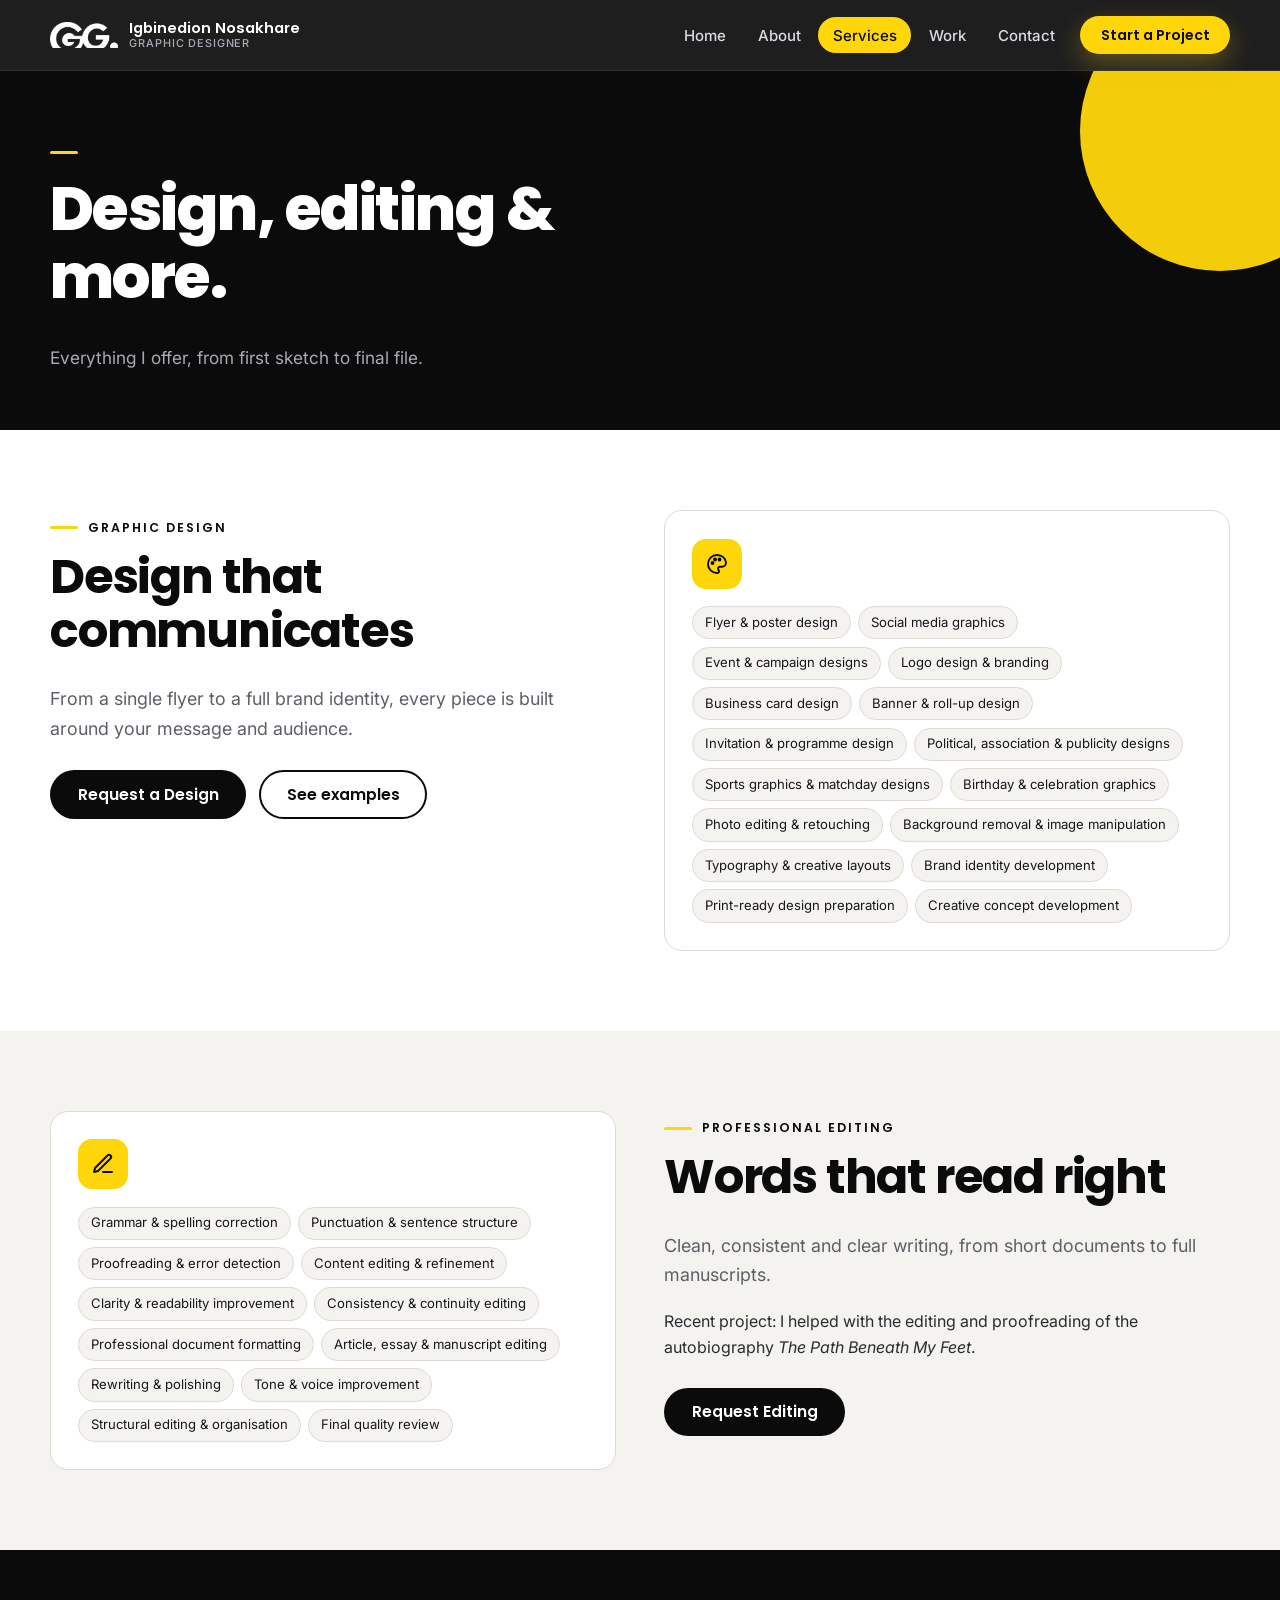
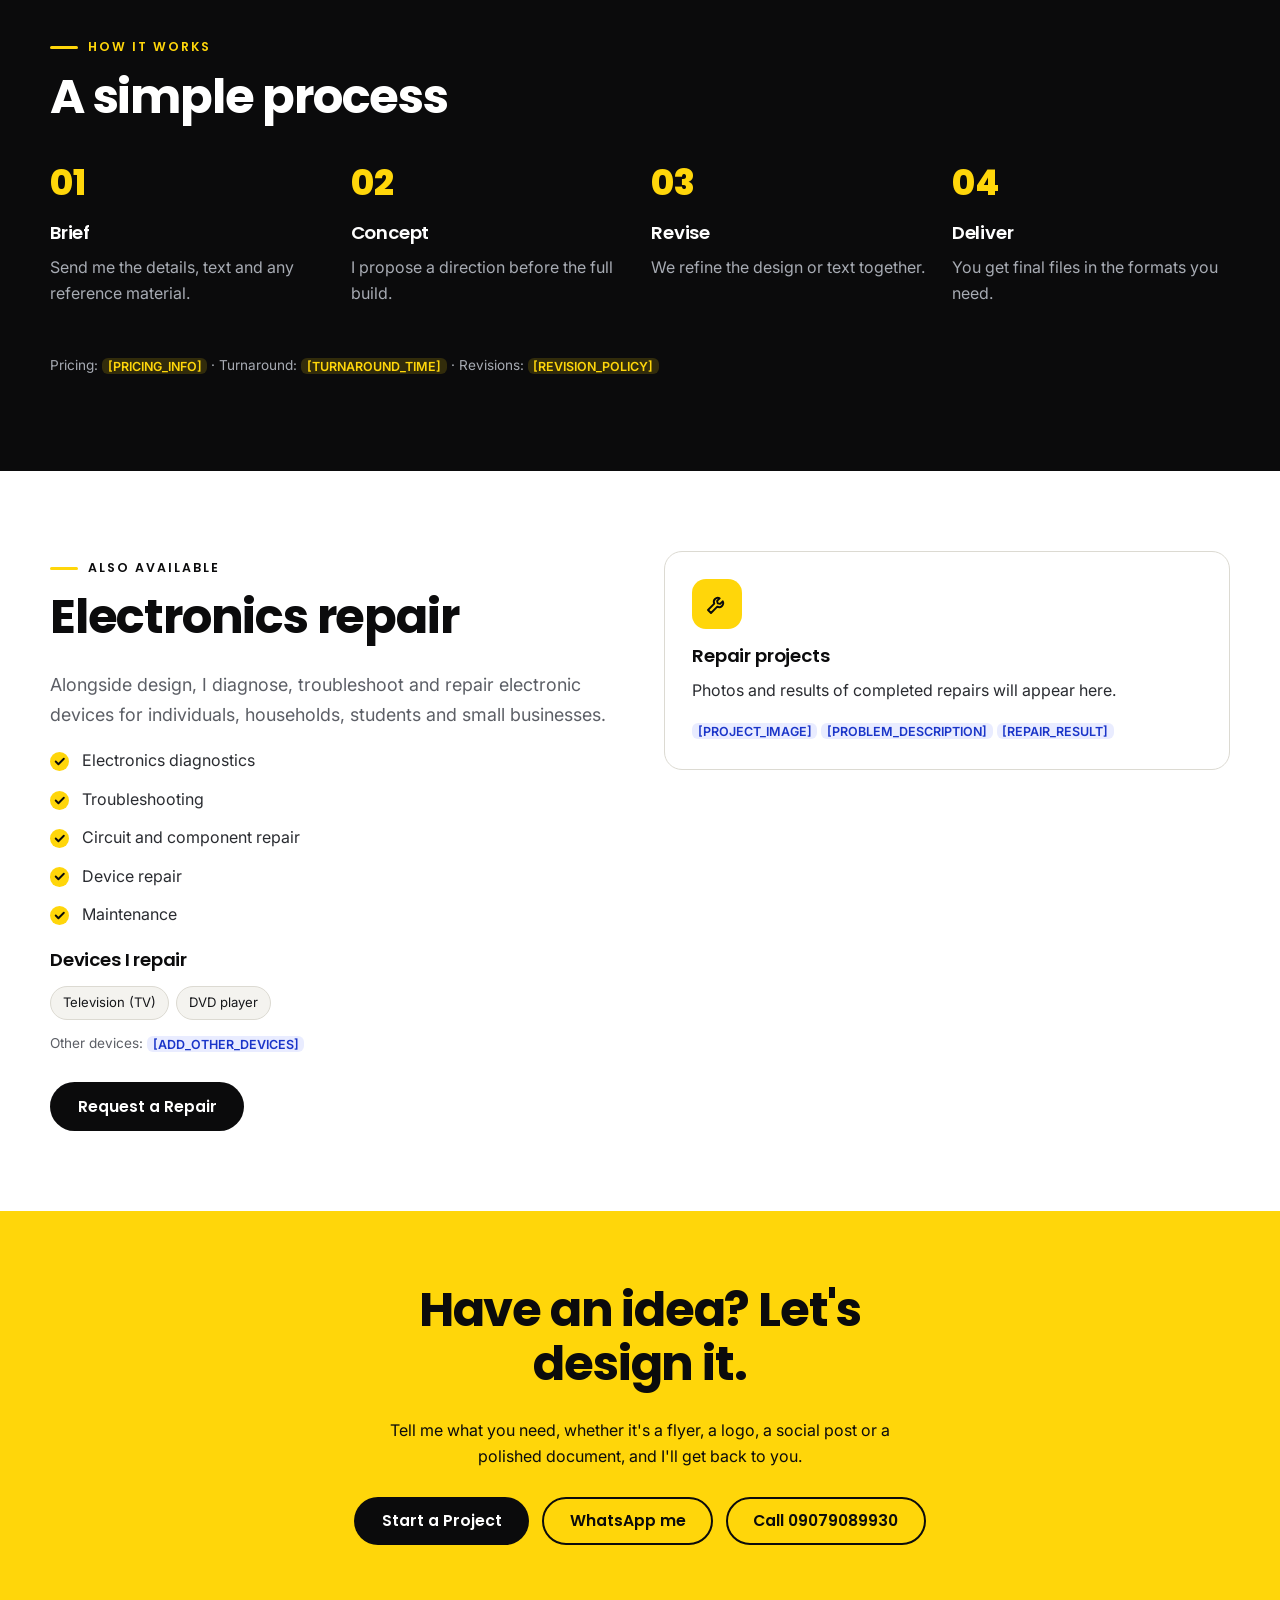
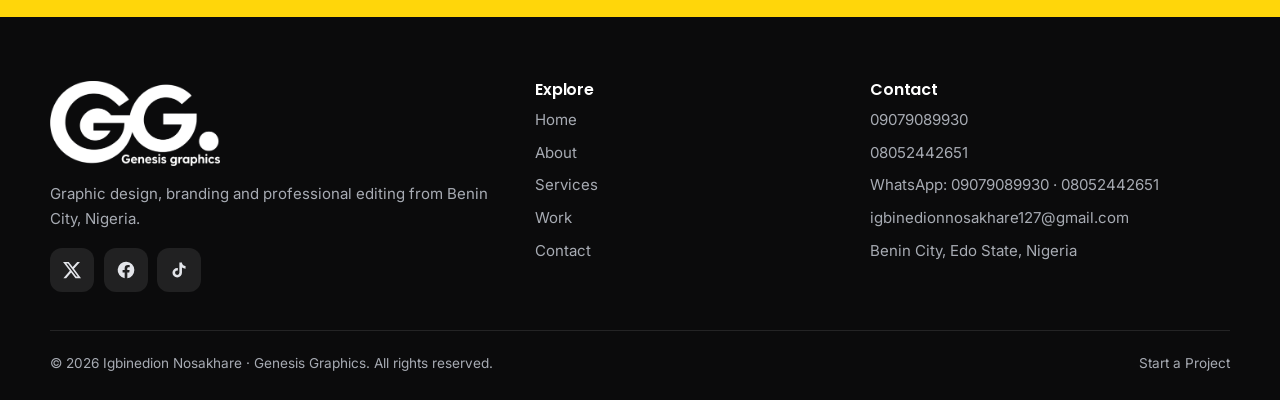
<file: services.html>
<!DOCTYPE html>
<html lang="en">
<head>
<meta charset="utf-8">
<meta name="viewport" content="width=device-width, initial-scale=1">
<title>Services | Graphic Design, Editing &amp; Repair · Genesis Graphics</title>
<meta name="description" content="Flyer and poster design, social media graphics, logo and branding, event designs, professional editing and TV and DVD repair in Benin City.">
<meta name="theme-color" content="#0b0b0c">
<meta property="og:type" content="website">
<meta property="og:title" content="Services | Graphic Design, Editing &amp; Repair · Genesis Graphics">
<meta property="og:description" content="Flyer and poster design, social media graphics, logo and branding, event designs, professional editing and TV and DVD repair in Benin City.">
<meta property="og:image" content="work-seminar.jpg">
<meta name="twitter:card" content="summary_large_image">
<meta name="twitter:site" content="@Genesis1_2_7">
<link rel="icon" href="data:image/svg+xml,%3Csvg xmlns='http://www.w3.org/2000/svg' viewBox='0 0 64 64'%3E%3Crect width='64' height='64' rx='14' fill='%230b0b0c'/%3E%3Ctext x='30' y='43' font-size='30' font-weight='800' text-anchor='middle' fill='%23fff' font-family='Arial'%3EGG%3C/text%3E%3Ccircle cx='51' cy='42' r='5' fill='%23ffd60a'/%3E%3C/svg%3E">
<script>document.documentElement.classList.add('js')</script>
<link rel="preconnect" href="https://fonts.googleapis.com">
<link rel="preconnect" href="https://fonts.gstatic.com" crossorigin>
<link href="https://fonts.googleapis.com/css2?family=Inter:wght@400;500;600&family=Poppins:wght@500;600;700;800&display=swap" rel="stylesheet">
<link rel="stylesheet" href="styles.css">

</head>
<body>
<a class="skip-link" href="#main">Skip to content</a>
<header class="site-header">
  <div class="container nav">
    <a class="brand" href="index.html" aria-label="Genesis Graphics: home">
      <img class="brand-logo" src="logo-mark.png" alt="" width="68" height="26">
      <span class="brand-text">Igbinedion Nosakhare<small>Graphic Designer</small></span>
    </a>
    <button class="nav-toggle" aria-expanded="false" aria-controls="nav-menu" aria-label="Open menu"><span></span></button>
    <nav aria-label="Main navigation">
      <ul class="nav-links" id="nav-menu">
        <li><a href="index.html">Home</a></li><li><a href="about.html">About</a></li><li><a href="services.html" aria-current="page">Services</a></li><li><a href="work.html">Work</a></li><li><a href="contact.html">Contact</a></li>
        <li><a class="btn btn--primary btn--sm" href="contact.html">Start a Project</a></li>
      </ul>
    </nav>
  </div>
</header>
<main id="main">

<section class="page-hero"><div class="container"><span class="eyebrow">Services</span><h1>Design, editing &amp; more.</h1><p>Everything I offer, from first sketch to final file.</p></div></section>

<section class="section" id="design" aria-labelledby="d-h"><div class="container split" style="align-items:start">
  <div class="reveal"><span class="eyebrow">Graphic design</span><h2 id="d-h">Design that communicates</h2>
    <p class="lead">From a single flyer to a full brand identity, every piece is built around your message and audience.</p>
    <div class="btn-row"><a class="btn btn--dark" href="contact.html">Request a Design</a><a class="btn btn--outline" href="work.html">See examples</a></div></div>
  <div class="reveal card"><div class="icon"><svg viewBox="0 0 24 24" aria-hidden="true"><path d="M12 3a9 9 0 1 0 0 18c1.2 0 2-.8 2-1.8 0-.5-.2-.9-.5-1.3-.3-.4-.5-.8-.5-1.3 0-1 .8-1.8 1.8-1.8H17a4 4 0 0 0 4-4C21 6.6 17 3 12 3z"/><circle cx="7.5" cy="11" r="1"/><circle cx="10" cy="7.5" r="1"/><circle cx="14.5" cy="7.5" r="1"/></svg></div><ul class="tags"><li>Flyer &amp; poster design</li><li>Social media graphics</li><li>Event &amp; campaign designs</li><li>Logo design &amp; branding</li><li>Business card design</li><li>Banner &amp; roll-up design</li><li>Invitation &amp; programme design</li><li>Political, association &amp; publicity designs</li><li>Sports graphics &amp; matchday designs</li><li>Birthday &amp; celebration graphics</li><li>Photo editing &amp; retouching</li><li>Background removal &amp; image manipulation</li><li>Typography &amp; creative layouts</li><li>Brand identity development</li><li>Print-ready design preparation</li><li>Creative concept development</li></ul></div>
</div></section>

<section class="section section--paper" id="editing" aria-labelledby="e-h"><div class="container split" style="align-items:start">
  <div class="reveal card"><div class="icon"><svg viewBox="0 0 24 24" aria-hidden="true"><path d="M12 20h9"/><path d="M16.5 3.5a2.1 2.1 0 0 1 3 3L7 19l-4 1 1-4z"/></svg></div><ul class="tags"><li>Grammar &amp; spelling correction</li><li>Punctuation &amp; sentence structure</li><li>Proofreading &amp; error detection</li><li>Content editing &amp; refinement</li><li>Clarity &amp; readability improvement</li><li>Consistency &amp; continuity editing</li><li>Professional document formatting</li><li>Article, essay &amp; manuscript editing</li><li>Rewriting &amp; polishing</li><li>Tone &amp; voice improvement</li><li>Structural editing &amp; organisation</li><li>Final quality review</li></ul></div>
  <div class="reveal"><span class="eyebrow">Professional editing</span><h2 id="e-h">Words that read right</h2>
    <p class="lead">Clean, consistent and clear writing, from short documents to full manuscripts.</p>
    <p>Recent project: I helped with the editing and proofreading of the autobiography <em>The Path Beneath My Feet</em>.</p>
    <div class="btn-row"><a class="btn btn--dark" href="contact.html">Request Editing</a></div></div>
</div></section>

<section class="section dark" aria-labelledby="p-h"><div class="container">
  <div class="section-head reveal"><span class="eyebrow">How it works</span><h2 id="p-h">A simple process</h2></div>
  <ol class="steps">
    <li class="reveal"><h3>Brief</h3><p>Send me the details, text and any reference material.</p></li>
    <li class="reveal"><h3>Concept</h3><p>I propose a direction before the full build.</p></li>
    <li class="reveal"><h3>Revise</h3><p>We refine the design or text together.</p></li>
    <li class="reveal"><h3>Deliver</h3><p>You get final files in the formats you need.</p></li>
  </ol>
  <p class="note" style="margin-top:2rem">Pricing: <span class="ph-text">[PRICING_INFO]</span> · Turnaround: <span class="ph-text">[TURNAROUND_TIME]</span> · Revisions: <span class="ph-text">[REVISION_POLICY]</span></p>
</div></section>

<section class="section" id="repair" aria-labelledby="r-h"><div class="container split" style="align-items:start">
  <div class="reveal"><span class="eyebrow">Also available</span><h2 id="r-h">Electronics repair</h2>
    <p class="lead">Alongside design, I diagnose, troubleshoot and repair electronic devices for individuals, households, students and small businesses.</p>
    <ul class="checklist"><li>Electronics diagnostics</li><li>Troubleshooting</li><li>Circuit and component repair</li><li>Device repair</li><li>Maintenance</li></ul>
    <h3 style="margin-top:1.4rem">Devices I repair</h3><ul class="tags"><li>Television (TV)</li><li>DVD player</li></ul><p class="note" style="margin-top:.8rem">Other devices: <span class="ph-text">[ADD_OTHER_DEVICES]</span></p>
    <div class="btn-row"><a class="btn btn--dark" href="contact.html">Request a Repair</a></div></div>
  <div class="reveal card"><div class="icon"><svg viewBox="0 0 24 24" aria-hidden="true"><path d="M14.7 6.3a4 4 0 0 0-5.4 5.4L3 18l3 3 6.3-6.3a4 4 0 0 0 5.4-5.4l-2.6 2.6-2.4-.6-.6-2.4z"/></svg></div><h3>Repair projects</h3><p>Photos and results of completed repairs will appear here.</p>
    <p class="note"><span class="ph-text">[PROJECT_IMAGE]</span> <span class="ph-text">[PROBLEM_DESCRIPTION]</span> <span class="ph-text">[REPAIR_RESULT]</span></p></div>
</div></section>
<section class="cta-band" aria-labelledby="cta-h"><div class="container reveal">
  <h2 id="cta-h">Have an idea? Let's design it.</h2><p>Tell me what you need, whether it's a flyer, a logo, a social post or a polished document, and I'll get back to you.</p>
  <div class="btn-row"><a class="btn btn--dark" href="contact.html">Start a Project</a><a class="btn btn--ghost" href="https://wa.me/2349079089930" target="_blank" rel="noopener noreferrer">WhatsApp me</a><a class="btn btn--ghost" href="tel:+2349079089930">Call 09079089930</a></div>
</div></section>

</main>
<a class="btn btn--primary fab" href="contact.html">Start a Project</a>
<footer class="site-footer">
  <div class="container">
    <div class="footer-grid">
      <div>
        <img class="logo" src="logo-white.png" alt="Genesis Graphics logo" width="170" height="85" loading="lazy">
        <p>Graphic design, branding and professional editing from Benin City, Nigeria.</p>
        <ul class="social"><li><a href="https://x.com/Genesis1_2_7" target="_blank" rel="noopener noreferrer" aria-label="X (Twitter)"><svg viewBox="0 0 24 24" aria-hidden="true"><path d="M18.244 2.25h3.308l-7.227 8.26 8.502 11.24H16.17l-5.214-6.817L4.99 21.75H1.68l7.73-8.835L1.254 2.25H8.08l4.713 6.231zm-1.161 17.52h1.833L7.084 4.126H5.117z"/></svg></a></li><li><a href="https://www.facebook.com/search/top?q=igbinedion%20Nosakhare" target="_blank" rel="noopener noreferrer" aria-label="Facebook"><svg viewBox="0 0 24 24" aria-hidden="true"><path d="M22 12a10 10 0 1 0-11.6 9.9v-7H7.9V12h2.5V9.8c0-2.5 1.5-3.9 3.8-3.9 1.1 0 2.2.2 2.2.2v2.5h-1.3c-1.2 0-1.6.8-1.6 1.6V12h2.8l-.4 2.9h-2.3v7A10 10 0 0 0 22 12z"/></svg></a></li><li><a href="https://www.tiktok.com/@gen.sis28" target="_blank" rel="noopener noreferrer" aria-label="TikTok"><svg viewBox="0 0 24 24" aria-hidden="true"><path d="M16.6 5.82A4.28 4.28 0 0 1 15.54 3h-3.09v12.4a2.59 2.59 0 0 1-2.59 2.5 2.6 2.6 0 0 1-2.6-2.6 2.6 2.6 0 0 1 2.6-2.6c.27 0 .53.04.77.12V9.66a5.7 5.7 0 0 0-.77-.05 5.7 5.7 0 0 0-5.7 5.7 5.7 5.7 0 0 0 5.7 5.7 5.7 5.7 0 0 0 5.7-5.7V9.01a7.35 7.35 0 0 0 4.3 1.38V7.3s-1.88.09-3.24-1.48z"/></svg></a></li></ul>
      </div>
      <div><h3>Explore</h3><ul class="links"><li><a href="index.html">Home</a></li><li><a href="about.html">About</a></li><li><a href="services.html">Services</a></li><li><a href="work.html">Work</a></li><li><a href="contact.html">Contact</a></li></ul></div>
      <div>
        <h3>Contact</h3>
        <ul class="links">
          <li><a href="tel:+2349079089930">09079089930</a></li>
          <li><a href="tel:+2348052442651">08052442651</a></li>
          <li>WhatsApp: <a href="https://wa.me/2349079089930" target="_blank" rel="noopener noreferrer">09079089930</a> · <a href="https://wa.me/2348052442651" target="_blank" rel="noopener noreferrer">08052442651</a></li>
          <li><a href="mailto:igbinedionnosakhare127@gmail.com">igbinedionnosakhare127@gmail.com</a></li>
          <li>Benin City, Edo State, Nigeria</li>
        </ul>
      </div>
    </div>
    <div class="footer-bottom">
      <span>&copy; <span data-year>2026</span> Igbinedion Nosakhare · Genesis Graphics. All rights reserved.</span>
      <a href="contact.html">Start a Project</a>
    </div>
  </div>
</footer>
<script src="script.js"></script>
</body>
</html>
</file>
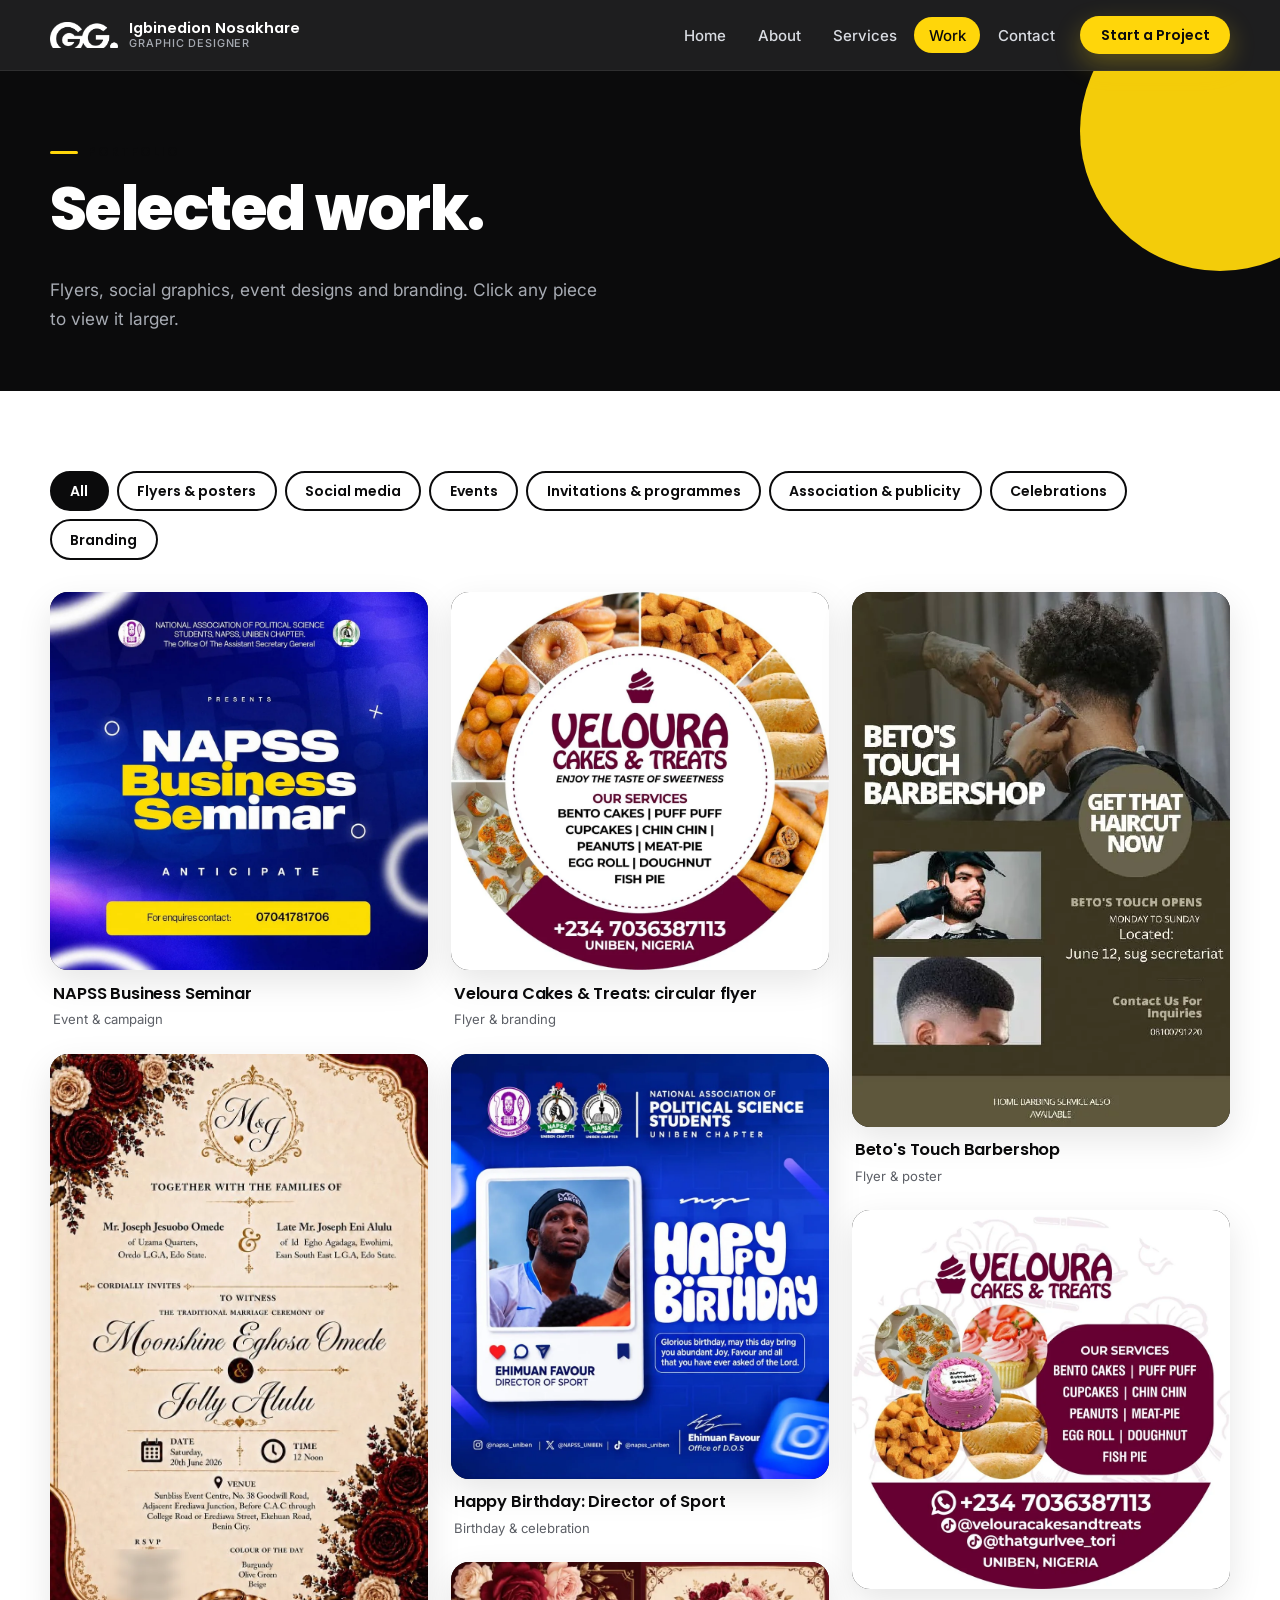
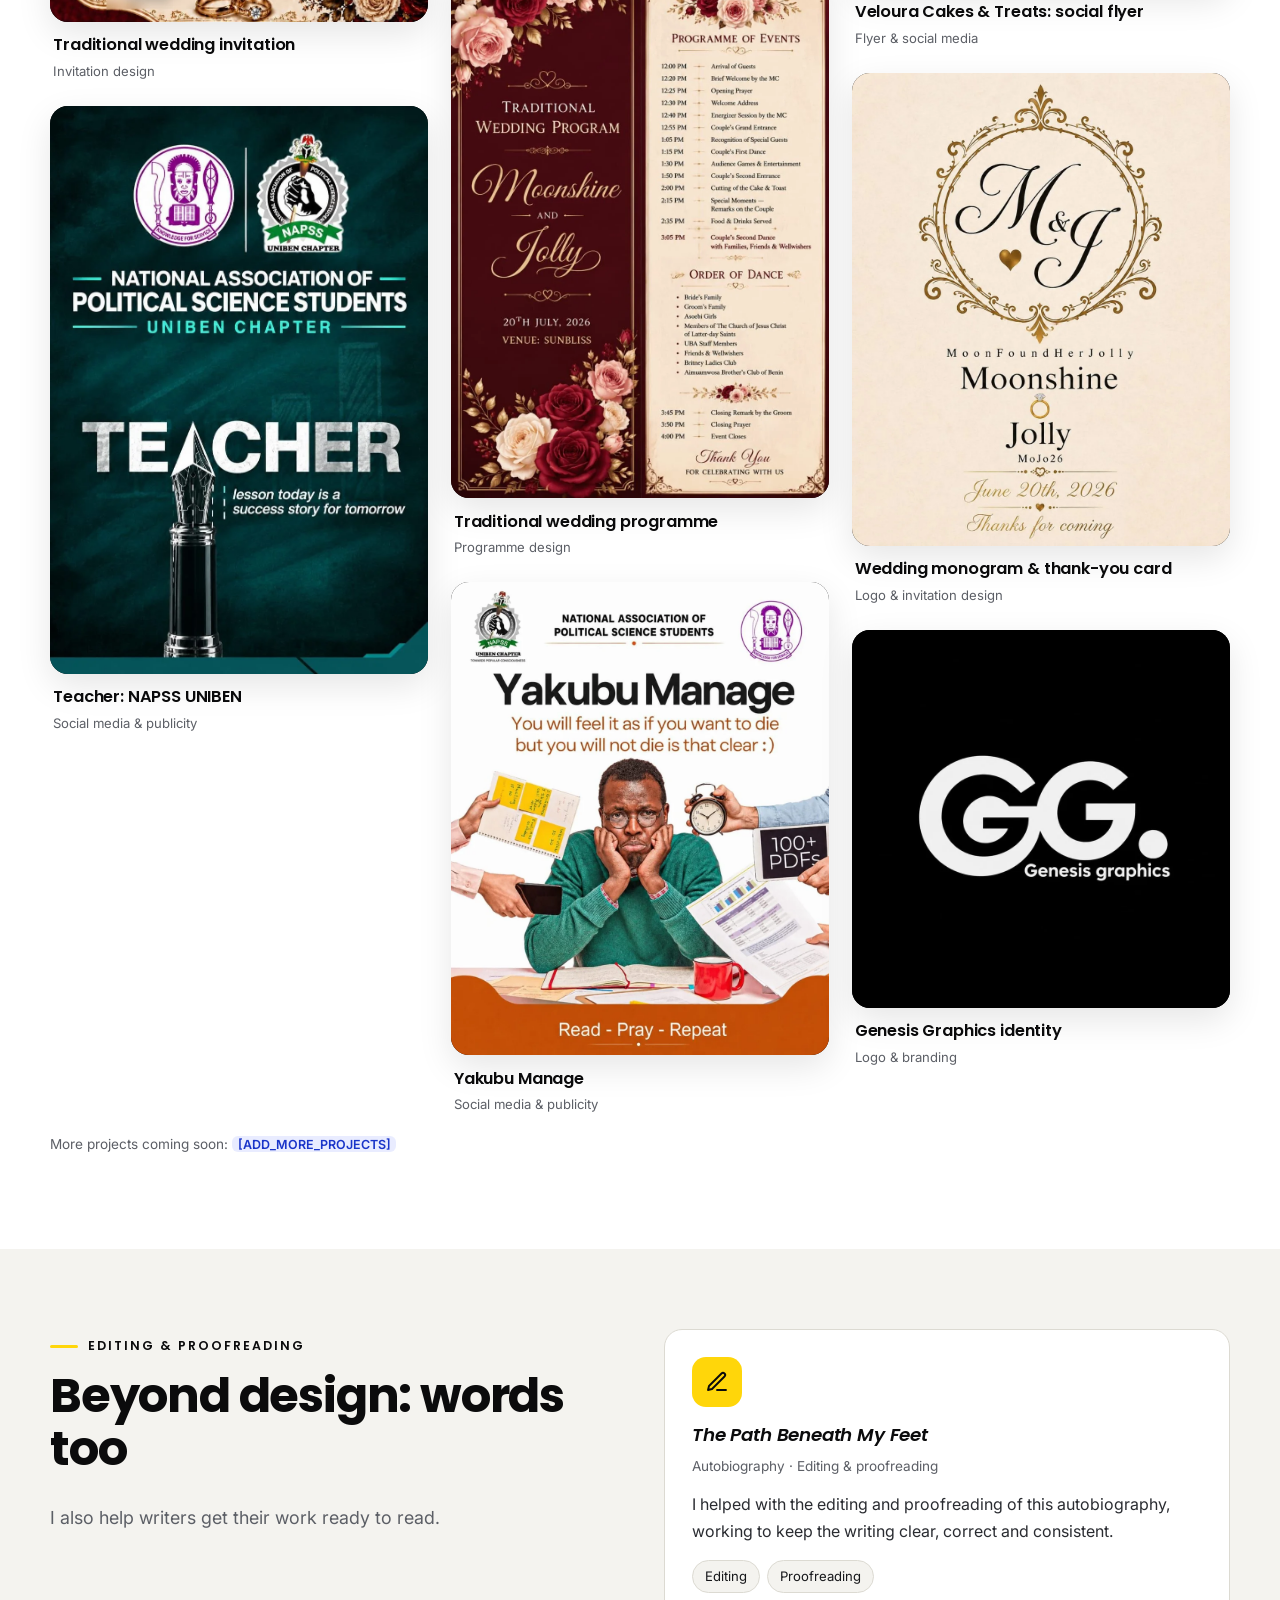
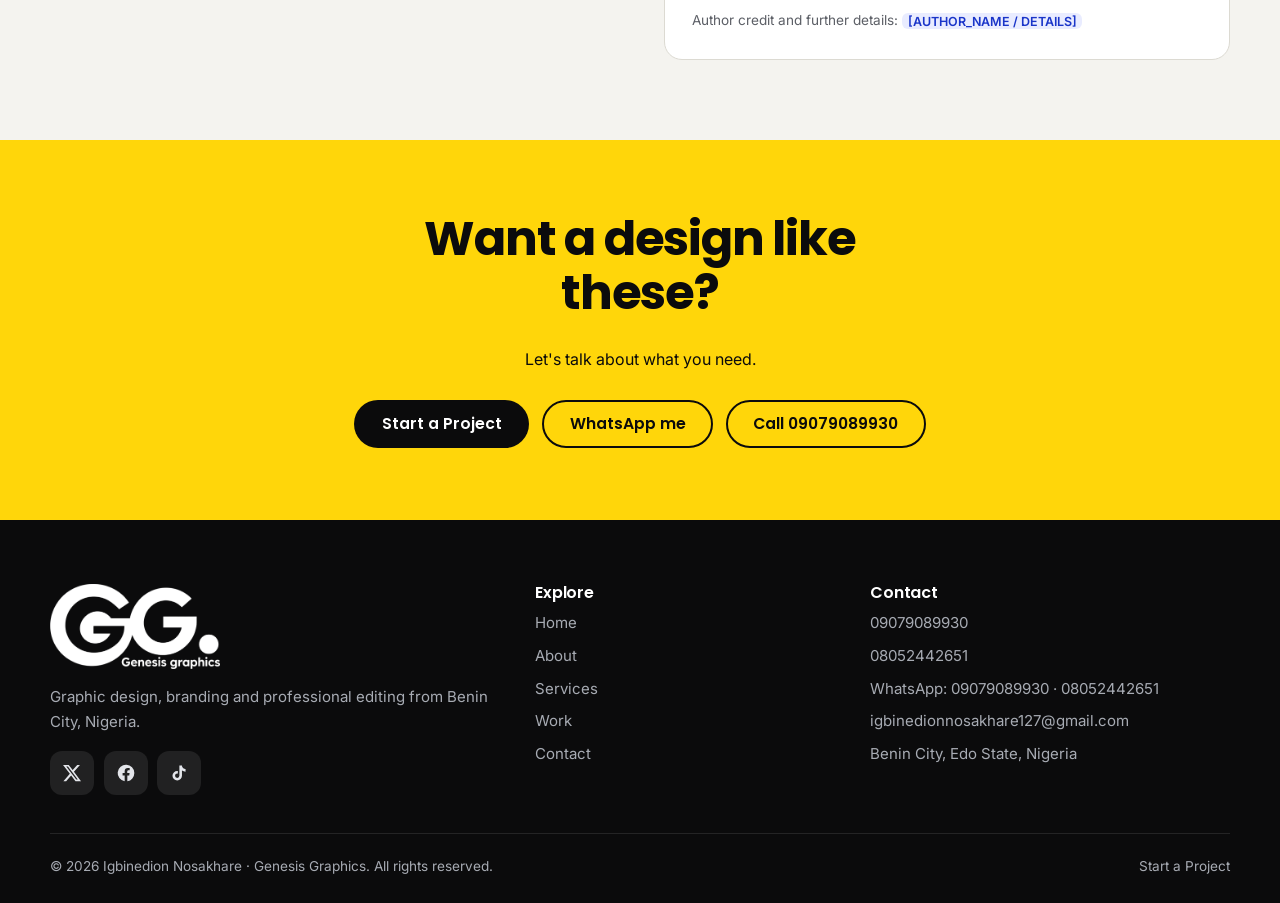
<file: work.html>
<!DOCTYPE html>
<html lang="en">
<head>
<meta charset="utf-8">
<meta name="viewport" content="width=device-width, initial-scale=1">
<title>Portfolio | Flyers, Social Media &amp; Branding · Genesis Graphics</title>
<meta name="description" content="Browse flyers, social media graphics, event designs and branding created by Igbinedion Nosakhare of Genesis Graphics.">
<meta name="theme-color" content="#0b0b0c">
<meta property="og:type" content="website">
<meta property="og:title" content="Portfolio | Flyers, Social Media &amp; Branding · Genesis Graphics">
<meta property="og:description" content="Browse flyers, social media graphics, event designs and branding created by Igbinedion Nosakhare of Genesis Graphics.">
<meta property="og:image" content="work-seminar.jpg">
<meta name="twitter:card" content="summary_large_image">
<meta name="twitter:site" content="@Genesis1_2_7">
<link rel="icon" href="data:image/svg+xml,%3Csvg xmlns='http://www.w3.org/2000/svg' viewBox='0 0 64 64'%3E%3Crect width='64' height='64' rx='14' fill='%230b0b0c'/%3E%3Ctext x='30' y='43' font-size='30' font-weight='800' text-anchor='middle' fill='%23fff' font-family='Arial'%3EGG%3C/text%3E%3Ccircle cx='51' cy='42' r='5' fill='%23ffd60a'/%3E%3C/svg%3E">
<script>document.documentElement.classList.add('js')</script>
<link rel="preconnect" href="https://fonts.googleapis.com">
<link rel="preconnect" href="https://fonts.gstatic.com" crossorigin>
<link href="https://fonts.googleapis.com/css2?family=Inter:wght@400;500;600&family=Poppins:wght@500;600;700;800&display=swap" rel="stylesheet">
<link rel="stylesheet" href="styles.css">

</head>
<body>
<a class="skip-link" href="#main">Skip to content</a>
<header class="site-header">
  <div class="container nav">
    <a class="brand" href="index.html" aria-label="Genesis Graphics: home">
      <img class="brand-logo" src="logo-mark.png" alt="" width="68" height="26">
      <span class="brand-text">Igbinedion Nosakhare<small>Graphic Designer</small></span>
    </a>
    <button class="nav-toggle" aria-expanded="false" aria-controls="nav-menu" aria-label="Open menu"><span></span></button>
    <nav aria-label="Main navigation">
      <ul class="nav-links" id="nav-menu">
        <li><a href="index.html">Home</a></li><li><a href="about.html">About</a></li><li><a href="services.html">Services</a></li><li><a href="work.html" aria-current="page">Work</a></li><li><a href="contact.html">Contact</a></li>
        <li><a class="btn btn--primary btn--sm" href="contact.html">Start a Project</a></li>
      </ul>
    </nav>
  </div>
</header>
<main id="main">

<section class="page-hero"><div class="container"><span class="eyebrow">Portfolio</span><h1>Selected work.</h1><p>Flyers, social graphics, event designs and branding. Click any piece to view it larger.</p></div></section>

<section class="section" aria-labelledby="g-h"><div class="container">
  <h2 id="g-h" class="sr-only" style="position:absolute;left:-999px">Portfolio gallery</h2>
  <div class="filters" role="group" aria-label="Filter projects">
    <button type="button" data-filter="all" aria-pressed="true">All</button>
    <button type="button" data-filter="flyers" aria-pressed="false">Flyers &amp; posters</button>
    <button type="button" data-filter="social" aria-pressed="false">Social media</button>
    <button type="button" data-filter="events" aria-pressed="false">Events</button>
    <button type="button" data-filter="invitations" aria-pressed="false">Invitations &amp; programmes</button>
    <button type="button" data-filter="association" aria-pressed="false">Association &amp; publicity</button>
    <button type="button" data-filter="celebration" aria-pressed="false">Celebrations</button>
    <button type="button" data-filter="branding" aria-pressed="false">Branding</button>
  </div>
  <div class="masonry"><figure class="work" data-cat="events social association"><button type="button" data-full="work-seminar.webp" data-title="NAPSS Business Seminar" data-desc="Event promotion graphic for the NAPSS UNIBEN Office of the Assistant Secretary General, with bold typography in blue and yellow." data-alt="Event promo graphic for the NAPSS Business Seminar: white and yellow bold type on a blue gradient background with two chapter logos and a contact bar" aria-label="View NAPSS Business Seminar larger">
  <div class="frame"><picture><source srcset="work-seminar.webp" type="image/webp"><img src="work-seminar.jpg" alt="Event promo graphic for the NAPSS Business Seminar: white and yellow bold type on a blue gradient background with two chapter logos and a contact bar" width="1000" height="1000"></picture></div></button>
  <figcaption><h3>NAPSS Business Seminar</h3><span class="cat">Event &amp; campaign</span></figcaption></figure><figure class="work" data-cat="invitations"><button type="button" data-full="work-wedding-invitation.webp" data-title="Traditional wedding invitation" data-desc="Wedding invitation with burgundy roses, cream parchment and gold ornament, laid out with family names, date, venue and colour of the day. RSVP contacts are blurred here for privacy." data-alt="Traditional wedding invitation on cream parchment with burgundy roses, gold ornaments, a monogram and event details; RSVP contacts blurred" aria-label="View Traditional wedding invitation larger">
  <div class="frame"><picture><source srcset="work-wedding-invitation.webp" type="image/webp"><img src="work-wedding-invitation.jpg" alt="Traditional wedding invitation on cream parchment with burgundy roses, gold ornaments, a monogram and event details; RSVP contacts blurred" width="853" height="1280"></picture></div></button>
  <figcaption><h3>Traditional wedding invitation</h3><span class="cat">Invitation design</span></figcaption></figure><figure class="work" data-cat="social association"><button type="button" data-full="work-teacher.webp" data-title="Teacher: NAPSS UNIBEN" data-desc="Teacher-themed graphic for NAPSS UNIBEN on a chalkboard texture, with a fountain-pen nib forming the A in the headline." data-alt="Dark teal chalkboard-style graphic with two chapter logos, the headline TEACHER with a fountain pen nib as the A, and the line 'lesson today is a success story for tomorrow'" aria-label="View Teacher: NAPSS UNIBEN larger">
  <div class="frame"><picture><source srcset="work-teacher.webp" type="image/webp"><img src="work-teacher.jpg" alt="Dark teal chalkboard-style graphic with two chapter logos, the headline TEACHER with a fountain pen nib as the A, and the line 'lesson today is a success story for tomorrow'" width="853" height="1280"></picture></div></button>
  <figcaption><h3>Teacher: NAPSS UNIBEN</h3><span class="cat">Social media &amp; publicity</span></figcaption></figure><figure class="work" data-cat="flyers branding"><button type="button" data-full="work-veloura-1.webp" data-title="Veloura Cakes &amp; Treats: circular flyer" data-desc="Circular promotional flyer for a bakery, with a photo ring of treats, a service list and contact details on a plum palette." data-alt="Circular bakery flyer for Veloura Cakes and Treats with photos of doughnuts, chin chin, pies and cupcakes around a white centre listing services" aria-label="View Veloura Cakes &amp; Treats: circular flyer larger">
  <div class="frame"><picture><source srcset="work-veloura-1.webp" type="image/webp"><img src="work-veloura-1.jpg" alt="Circular bakery flyer for Veloura Cakes and Treats with photos of doughnuts, chin chin, pies and cupcakes around a white centre listing services" width="1000" height="1000"></picture></div></button>
  <figcaption><h3>Veloura Cakes &amp; Treats: circular flyer</h3><span class="cat">Flyer &amp; branding</span></figcaption></figure><figure class="work" data-cat="celebration social association"><button type="button" data-full="work-birthday.webp" data-title="Happy Birthday: Director of Sport" data-desc="Birthday celebration graphic for a NAPSS UNIBEN executive, built around a social-media post frame and chunky custom lettering." data-alt="Blue birthday graphic with a photo in a social post frame, large white 'Happy Birthday' lettering and NAPSS UNIBEN chapter logos" aria-label="View Happy Birthday: Director of Sport larger">
  <div class="frame"><picture><source srcset="work-birthday.webp" type="image/webp"><img src="work-birthday.jpg" alt="Blue birthday graphic with a photo in a social post frame, large white 'Happy Birthday' lettering and NAPSS UNIBEN chapter logos" width="1000" height="1122"></picture></div></button>
  <figcaption><h3>Happy Birthday: Director of Sport</h3><span class="cat">Birthday &amp; celebration</span></figcaption></figure><figure class="work" data-cat="invitations"><button type="button" data-full="work-wedding-programme.webp" data-title="Traditional wedding programme" data-desc="Two-panel wedding programme: a burgundy and gold cover beside a cream programme of events and order of dance." data-alt="Wedding programme with a burgundy floral cover panel and a cream panel listing the programme of events and order of dance" aria-label="View Traditional wedding programme larger">
  <div class="frame"><picture><source srcset="work-wedding-programme.webp" type="image/webp"><img src="work-wedding-programme.jpg" alt="Wedding programme with a burgundy floral cover panel and a cream panel listing the programme of events and order of dance" width="904" height="1280"></picture></div></button>
  <figcaption><h3>Traditional wedding programme</h3><span class="cat">Programme design</span></figcaption></figure><figure class="work" data-cat="social association"><button type="button" data-full="work-yakubu.webp" data-title="Yakubu Manage" data-desc="Humorous exam-season publicity post for NAPSS UNIBEN with a clean white layout and warm burnt-orange accents." data-alt="Social media post with a stressed man at a desk surrounded by notes, clock and tablet, headline 'Yakubu Manage' and the line 'Read - Pray - Repeat'" aria-label="View Yakubu Manage larger">
  <div class="frame"><picture><source srcset="work-yakubu.webp" type="image/webp"><img src="work-yakubu.jpg" alt="Social media post with a stressed man at a desk surrounded by notes, clock and tablet, headline 'Yakubu Manage' and the line 'Read - Pray - Repeat'" width="1000" height="1250"></picture></div></button>
  <figcaption><h3>Yakubu Manage</h3><span class="cat">Social media &amp; publicity</span></figcaption></figure><figure class="work" data-cat="flyers business"><button type="button" data-full="work-barbershop.webp" data-title="Beto's Touch Barbershop" data-desc="Business promotion flyer for a barbershop: photo-led layout, bold headline, services info and contact details." data-alt="Barbershop flyer in olive and cream with haircut photos, the headline 'Beto's Touch Barbershop' and a 'Get that haircut now' badge" aria-label="View Beto's Touch Barbershop larger">
  <div class="frame"><picture><source srcset="work-barbershop.webp" type="image/webp"><img src="work-barbershop.jpg" alt="Barbershop flyer in olive and cream with haircut photos, the headline 'Beto's Touch Barbershop' and a 'Get that haircut now' badge" width="566" height="800"></picture></div></button>
  <figcaption><h3>Beto's Touch Barbershop</h3><span class="cat">Flyer &amp; poster</span></figcaption></figure><figure class="work" data-cat="flyers social branding"><button type="button" data-full="work-veloura-2.webp" data-title="Veloura Cakes &amp; Treats: social flyer" data-desc="Second bakery flyer variation with a photo collage, a rounded service panel and social handles." data-alt="Bakery flyer for Veloura Cakes and Treats with a collage of cupcakes, a pink cake and pastries beside a plum panel listing services" aria-label="View Veloura Cakes &amp; Treats: social flyer larger">
  <div class="frame"><picture><source srcset="work-veloura-2.webp" type="image/webp"><img src="work-veloura-2.jpg" alt="Bakery flyer for Veloura Cakes and Treats with a collage of cupcakes, a pink cake and pastries beside a plum panel listing services" width="1000" height="1000"></picture></div></button>
  <figcaption><h3>Veloura Cakes &amp; Treats: social flyer</h3><span class="cat">Flyer &amp; social media</span></figcaption></figure><figure class="work" data-cat="branding invitations"><button type="button" data-full="work-wedding-monogram.webp" data-title="Wedding monogram &amp; thank-you card" data-desc="Custom couple's monogram in an ornate gold frame, used on a thank-you card with script lettering." data-alt="Cream thank-you card with an M and J monogram inside an ornate gold circular frame, couple's names and date in elegant lettering" aria-label="View Wedding monogram &amp; thank-you card larger">
  <div class="frame"><picture><source srcset="work-wedding-monogram.webp" type="image/webp"><img src="work-wedding-monogram.jpg" alt="Cream thank-you card with an M and J monogram inside an ornate gold circular frame, couple's names and date in elegant lettering" width="1000" height="1250"></picture></div></button>
  <figcaption><h3>Wedding monogram &amp; thank-you card</h3><span class="cat">Logo &amp; invitation design</span></figcaption></figure><figure class="work work--logo" data-cat="branding"><button type="button" data-full="genesis-logo.webp" data-title="Genesis Graphics identity" data-desc="My own brand mark: a bold, geometric double G with a signature full stop, in a strict black-and-white palette." data-alt="Genesis Graphics logo: two overlapping white letter G shapes followed by a dot, with the words Genesis graphics beneath, on black" aria-label="View Genesis Graphics identity larger">
  <div class="frame"><picture><source srcset="genesis-logo.webp" type="image/webp"><img src="genesis-logo.jpg" alt="Genesis Graphics logo: two overlapping white letter G shapes followed by a dot, with the words Genesis graphics beneath, on black" width="900" height="900"></picture></div></button>
  <figcaption><h3>Genesis Graphics identity</h3><span class="cat">Logo &amp; branding</span></figcaption></figure></div>
  <p class="note" style="margin-top:1rem">More projects coming soon: <span class="ph-text">[ADD_MORE_PROJECTS]</span></p>
</div></section>

<dialog class="lightbox" id="lightbox" aria-label="Project preview">
  <div class="lb-inner"><button class="lb-close" type="button" aria-label="Close preview">×</button>
    <img src="[data-uri]" alt="" width="900" height="900">
    <div class="lb-cap"><strong data-lb-title></strong><span data-lb-desc></span></div></div>
</dialog>
<section class="section section--paper" aria-labelledby="ed-h"><div class="container split" style="align-items:start">
  <div class="reveal"><span class="eyebrow">Editing &amp; proofreading</span><h2 id="ed-h">Beyond design: words too</h2>
    <p class="lead">I also help writers get their work ready to read.</p></div>
  <article class="card reveal"><div class="icon"><svg viewBox="0 0 24 24" aria-hidden="true"><path d="M12 20h9"/><path d="M16.5 3.5a2.1 2.1 0 0 1 3 3L7 19l-4 1 1-4z"/></svg></div>
    <h3><em>The Path Beneath My Feet</em></h3><p class="note">Autobiography · Editing &amp; proofreading</p>
    <p>I helped with the editing and proofreading of this autobiography, working to keep the writing clear, correct and consistent.</p>
    <ul class="tags"><li>Editing</li><li>Proofreading</li></ul>
    <p class="note" style="margin-top:1rem">Author credit and further details: <span class="ph-text">[AUTHOR_NAME / DETAILS]</span></p></article>
</div></section>
<section class="cta-band" aria-labelledby="cta-h"><div class="container reveal">
  <h2 id="cta-h">Want a design like these?</h2><p>Let's talk about what you need.</p>
  <div class="btn-row"><a class="btn btn--dark" href="contact.html">Start a Project</a><a class="btn btn--ghost" href="https://wa.me/2349079089930" target="_blank" rel="noopener noreferrer">WhatsApp me</a><a class="btn btn--ghost" href="tel:+2349079089930">Call 09079089930</a></div>
</div></section>

</main>
<a class="btn btn--primary fab" href="contact.html">Start a Project</a>
<footer class="site-footer">
  <div class="container">
    <div class="footer-grid">
      <div>
        <img class="logo" src="logo-white.png" alt="Genesis Graphics logo" width="170" height="85" loading="lazy">
        <p>Graphic design, branding and professional editing from Benin City, Nigeria.</p>
        <ul class="social"><li><a href="https://x.com/Genesis1_2_7" target="_blank" rel="noopener noreferrer" aria-label="X (Twitter)"><svg viewBox="0 0 24 24" aria-hidden="true"><path d="M18.244 2.25h3.308l-7.227 8.26 8.502 11.24H16.17l-5.214-6.817L4.99 21.75H1.68l7.73-8.835L1.254 2.25H8.08l4.713 6.231zm-1.161 17.52h1.833L7.084 4.126H5.117z"/></svg></a></li><li><a href="https://www.facebook.com/search/top?q=igbinedion%20Nosakhare" target="_blank" rel="noopener noreferrer" aria-label="Facebook"><svg viewBox="0 0 24 24" aria-hidden="true"><path d="M22 12a10 10 0 1 0-11.6 9.9v-7H7.9V12h2.5V9.8c0-2.5 1.5-3.9 3.8-3.9 1.1 0 2.2.2 2.2.2v2.5h-1.3c-1.2 0-1.6.8-1.6 1.6V12h2.8l-.4 2.9h-2.3v7A10 10 0 0 0 22 12z"/></svg></a></li><li><a href="https://www.tiktok.com/@gen.sis28" target="_blank" rel="noopener noreferrer" aria-label="TikTok"><svg viewBox="0 0 24 24" aria-hidden="true"><path d="M16.6 5.82A4.28 4.28 0 0 1 15.54 3h-3.09v12.4a2.59 2.59 0 0 1-2.59 2.5 2.6 2.6 0 0 1-2.6-2.6 2.6 2.6 0 0 1 2.6-2.6c.27 0 .53.04.77.12V9.66a5.7 5.7 0 0 0-.77-.05 5.7 5.7 0 0 0-5.7 5.7 5.7 5.7 0 0 0 5.7 5.7 5.7 5.7 0 0 0 5.7-5.7V9.01a7.35 7.35 0 0 0 4.3 1.38V7.3s-1.88.09-3.24-1.48z"/></svg></a></li></ul>
      </div>
      <div><h3>Explore</h3><ul class="links"><li><a href="index.html">Home</a></li><li><a href="about.html">About</a></li><li><a href="services.html">Services</a></li><li><a href="work.html">Work</a></li><li><a href="contact.html">Contact</a></li></ul></div>
      <div>
        <h3>Contact</h3>
        <ul class="links">
          <li><a href="tel:+2349079089930">09079089930</a></li>
          <li><a href="tel:+2348052442651">08052442651</a></li>
          <li>WhatsApp: <a href="https://wa.me/2349079089930" target="_blank" rel="noopener noreferrer">09079089930</a> · <a href="https://wa.me/2348052442651" target="_blank" rel="noopener noreferrer">08052442651</a></li>
          <li><a href="mailto:igbinedionnosakhare127@gmail.com">igbinedionnosakhare127@gmail.com</a></li>
          <li>Benin City, Edo State, Nigeria</li>
        </ul>
      </div>
    </div>
    <div class="footer-bottom">
      <span>&copy; <span data-year>2026</span> Igbinedion Nosakhare · Genesis Graphics. All rights reserved.</span>
      <a href="contact.html">Start a Project</a>
    </div>
  </div>
</footer>
<script src="script.js"></script>
</body>
</html>
</file>
<file: styles.css>
/* ===== Genesis Graphics — Igbinedion Nosakhare · Graphic Design Portfolio ===== */
:root {
  --ink: #0b0b0c;
  --ink-2: #16171a;
  --ink-3: #24262b;
  --paper: #f4f3ef;
  --white: #ffffff;
  --line: #dcdad2;
  --muted: #5c5f66;
  --muted-dark: #a7abb3;
  --accent: #ffd60a;          /* signal yellow: always used as a fill with ink text */
  --accent-2: #2b4bff;        /* electric blue for focus + small highlights */
  --radius: 18px;
  --radius-sm: 10px;
  --shadow: 0 12px 34px rgba(11,11,12,.10);
  --shadow-lg: 0 24px 60px rgba(11,11,12,.22);
  --display: "Poppins", "Inter", system-ui, sans-serif;
  --body: "Inter", system-ui, -apple-system, "Segoe UI", Roboto, sans-serif;
  --max: 1180px;
}
*, *::before, *::after { box-sizing: border-box; }
html { scroll-behavior: smooth; -webkit-text-size-adjust: 100%; }
body { margin: 0; font-family: var(--body); color: #2a2c31; background: var(--white); line-height: 1.65; }
img { max-width: 100%; display: block; height: auto; }
a { color: inherit; }
h1, h2, h3, h4 { font-family: var(--display); color: var(--ink); line-height: 1.12; margin: 0 0 .55em; letter-spacing: -.025em; }
h1 { font-size: clamp(2.5rem, 8vw, 4.9rem); font-weight: 800; }
h2 { font-size: clamp(1.9rem, 5vw, 3rem); font-weight: 700; }
h3 { font-size: 1.15rem; font-weight: 600; letter-spacing: -.01em; }
p { margin: 0 0 1em; }
:focus-visible { outline: 3px solid var(--accent-2); outline-offset: 3px; border-radius: 6px; }
.dark :focus-visible, .site-header :focus-visible, .site-footer :focus-visible { outline-color: var(--accent); }

.container { width: min(100% - 2rem, var(--max)); margin-inline: auto; }
.section { padding: 5rem 0; overflow-x: clip; }
.section--paper { background: var(--paper); }
.dark { background: var(--ink); color: #c9ccd2; }
.dark h1, .dark h2, .dark h3 { color: var(--white); }
.eyebrow { display: inline-flex; align-items: center; gap: .6rem; font: 600 .78rem/1 var(--display); letter-spacing: .16em; text-transform: uppercase; color: var(--ink); margin-bottom: 1rem; }
.eyebrow::before { content: ""; width: 28px; height: 3px; background: var(--accent); border-radius: 2px; }
.dark .eyebrow { color: var(--accent); }
.section-head { max-width: 680px; margin-bottom: 2.6rem; }
.section-head--center { margin-inline: auto; text-align: center; }
.section-head--center .eyebrow { justify-content: center; }
.lead { font-size: 1.12rem; color: var(--muted); }
.dark .lead { color: var(--muted-dark); }
.note { font-size: .85rem; color: var(--muted); }
.dark .note { color: var(--muted-dark); }
.ph-text { background: rgba(43,75,255,.1); color: #1a35c9; padding: .05em .45em; border-radius: 6px; font-weight: 600; font-size: .92em; }
.dark .ph-text { background: rgba(255,214,10,.16); color: var(--accent); }

.skip-link { position: absolute; left: -999px; top: 0; background: var(--accent); color: var(--ink); padding: .7rem 1rem; z-index: 300; font-weight: 700; }
.skip-link:focus { left: 1rem; top: 1rem; }

/* Buttons */
.btn { display: inline-flex; align-items: center; justify-content: center; gap: .5rem; padding: .9rem 1.6rem; border-radius: 999px; font: 600 .98rem/1 var(--display); text-decoration: none; border: 2px solid transparent; cursor: pointer; transition: transform .2s, background .2s, color .2s, box-shadow .2s; }
.btn:hover { transform: translateY(-2px); }
.btn--primary { background: var(--accent); color: var(--ink); box-shadow: 0 10px 26px rgba(255,214,10,.28); }
.btn--primary:hover { background: #ffe14a; }
.btn--ghost { border-color: rgba(255,255,255,.4); color: var(--white); }
.btn--ghost:hover { background: rgba(255,255,255,.1); }
.btn--dark { background: var(--ink); color: var(--white); }
.btn--dark:hover { background: var(--ink-3); }
.btn--outline { border-color: var(--ink); color: var(--ink); }
.btn--outline:hover { background: var(--ink); color: var(--white); }
.btn--sm { padding: .65rem 1.15rem; font-size: .88rem; }
.btn-row { display: flex; flex-wrap: wrap; gap: .8rem; margin-top: 1.7rem; }

/* Header */
.site-header { position: sticky; top: 0; z-index: 200; background: rgba(11,11,12,.92); backdrop-filter: blur(12px); border-bottom: 1px solid rgba(255,255,255,.08); }
.nav { display: flex; align-items: center; justify-content: space-between; min-height: 70px; gap: 1rem; }
.brand { display: flex; align-items: center; gap: .7rem; text-decoration: none; color: var(--white); }
.brand-mark { font: 800 1.35rem/1 var(--display); letter-spacing: -.06em; }
.brand-mark i { color: var(--accent); font-style: normal; }
.brand-text { font: 600 .92rem/1.15 var(--display); }
.brand-text small { display: block; font: 500 .68rem/1.2 var(--body); letter-spacing: .08em; color: var(--muted-dark); text-transform: uppercase; }
.nav-links { display: flex; align-items: center; gap: .2rem; list-style: none; margin: 0; padding: 0; }
.nav-links a:not(.btn) { color: #d9dce2; text-decoration: none; padding: .55rem .9rem; border-radius: 999px; font-weight: 500; font-size: .94rem; transition: color .2s, background .2s; }
.nav-links a:not(.btn):hover { color: var(--white); background: rgba(255,255,255,.09); }
.nav-links a[aria-current="page"] { color: var(--ink); background: var(--accent); }
.nav-links .btn { margin-left: .5rem; }
.nav-toggle { display: none; background: none; border: 0; padding: .7rem; cursor: pointer; color: var(--white); }
.nav-toggle span, .nav-toggle span::before, .nav-toggle span::after { display: block; width: 24px; height: 2px; background: currentColor; border-radius: 2px; position: relative; transition: transform .25s, background .25s; }
.nav-toggle span::before, .nav-toggle span::after { content: ""; position: absolute; left: 0; }
.nav-toggle span::before { top: -7px; } .nav-toggle span::after { top: 7px; }
.nav-toggle[aria-expanded="true"] span { background: transparent; }
.nav-toggle[aria-expanded="true"] span::before { transform: translateY(7px) rotate(45deg); }
.nav-toggle[aria-expanded="true"] span::after { transform: translateY(-7px) rotate(-45deg); }
@media (max-width: 880px) {
  .nav-toggle { display: block; }
  .nav-links { position: absolute; top: 70px; left: 0; right: 0; flex-direction: column; align-items: stretch; background: var(--ink); padding: 1rem; gap: .2rem; border-bottom: 1px solid rgba(255,255,255,.1); transform: translateY(-8px); opacity: 0; visibility: hidden; transition: all .25s; }
  .nav-links.is-open { transform: none; opacity: 1; visibility: visible; }
  .nav-links a:not(.btn) { display: block; padding: .85rem 1rem; border-radius: 10px; }
  .nav-links .btn { margin: .5rem 0 0; width: 100%; }
}

/* Hero */
.hero { position: relative; overflow: hidden; padding: 3.5rem 0 4.5rem; background: var(--ink); color: #c9ccd2; }
.hero::before { content: "GG."; position: absolute; right: -2%; bottom: -8%; font: 800 clamp(14rem, 38vw, 34rem)/.8 var(--display); letter-spacing: -.08em; color: rgba(255,255,255,.035); pointer-events: none; }
.hero-grid { position: relative; display: grid; gap: 3rem; align-items: center; }
.hero h1 { color: var(--white); }
.hero h1 em { font-style: normal; background: var(--accent); color: var(--ink); padding: 0 .18em; border-radius: .14em; box-decoration-break: clone; -webkit-box-decoration-break: clone; }
.hero .lead { max-width: 520px; color: var(--muted-dark); }
.chips { display: flex; flex-wrap: wrap; gap: .5rem; list-style: none; margin: 1.6rem 0 0; padding: 0; }
.chips li { font-size: .84rem; padding: .4rem .9rem; border-radius: 999px; background: rgba(255,255,255,.08); color: #d9dce2; border: 1px solid rgba(255,255,255,.1); }
.chips--light li { background: var(--paper); color: var(--ink-2); border-color: var(--line); }
@media (min-width: 940px) { .hero { padding: 5.5rem 0 6rem; } .hero-grid { grid-template-columns: 1.05fr .95fr; } }

.collage { position: relative; height: 470px; max-width: 520px; margin-inline: auto; width: 100%; }
.collage figure { position: absolute; margin: 0; border-radius: 14px; overflow: hidden; box-shadow: var(--shadow-lg); border: 4px solid var(--ink-2); background: var(--ink-2); transition: transform .35s; }
.collage figure:hover { transform: rotate(0) scale(1.03); z-index: 5; }
.collage img { width: 100%; height: 100%; object-fit: cover; }
.collage .c1 { width: 56%; left: 0; top: 4%; transform: rotate(-5deg); z-index: 2; aspect-ratio: 4/5; }
.collage .c2 { width: 54%; right: 0; top: 0; transform: rotate(4deg); aspect-ratio: 1/1; }
.collage .c3 { width: 50%; right: 6%; bottom: 0; transform: rotate(-2deg); z-index: 3; aspect-ratio: 4/5; }
@media (max-width: 420px) { .collage { height: 400px; } }

.page-hero { background: var(--ink); color: #c9ccd2; padding: 4rem 0 3.6rem; position: relative; overflow: hidden; }
.page-hero::after { content: ""; position: absolute; right: -80px; top: -80px; width: 280px; height: 280px; border-radius: 50%; background: var(--accent); opacity: .95; }
.page-hero .container { position: relative; z-index: 1; }
.page-hero h1 { color: var(--white); font-size: clamp(2.2rem, 6vw, 3.8rem); max-width: 14ch; }
.page-hero p { max-width: 560px; color: var(--muted-dark); margin: 0; font-size: 1.08rem; }
@media (max-width: 600px) { .page-hero::after { width: 150px; height: 150px; right: -50px; top: -50px; } }

/* Marquee strip */
.strip { background: var(--accent); color: var(--ink); overflow: hidden; border-block: 2px solid var(--ink); }
.strip ul { display: flex; gap: 2.2rem; list-style: none; margin: 0; padding: .9rem 0; white-space: nowrap; width: max-content; animation: slide 38s linear infinite; font: 700 .95rem/1 var(--display); text-transform: uppercase; letter-spacing: .08em; }
.strip li::after { content: "✦"; margin-left: 2.2rem; }
@keyframes slide { to { transform: translateX(-50%); } }

/* Grids & cards */
.grid { display: grid; gap: 1.4rem; }
@media (min-width: 620px) { .grid--2, .grid--3, .grid--4 { grid-template-columns: repeat(2, 1fr); } }
@media (min-width: 960px) { .grid--3 { grid-template-columns: repeat(3, 1fr); } .grid--4 { grid-template-columns: repeat(4, 1fr); } }
.card { background: var(--white); border: 1px solid var(--line); border-radius: var(--radius); padding: 1.7rem; transition: transform .25s, box-shadow .25s, border-color .25s; }
.card:hover { transform: translateY(-4px); box-shadow: var(--shadow); border-color: var(--ink); }
.card p:last-child { margin-bottom: 0; }
.card--dark { background: var(--ink-2); border-color: rgba(255,255,255,.1); }
.card--dark:hover { border-color: var(--accent); box-shadow: none; }
.card--dark p { color: var(--muted-dark); }
.icon { width: 50px; height: 50px; border-radius: 14px; display: grid; place-items: center; margin-bottom: 1.1rem; background: var(--accent); color: var(--ink); }
.icon svg { width: 24px; height: 24px; stroke: currentColor; fill: none; stroke-width: 1.9; stroke-linecap: round; stroke-linejoin: round; }
.tags { display: flex; flex-wrap: wrap; gap: .45rem; list-style: none; margin: 1rem 0 0; padding: 0; }
.tags li { font-size: .82rem; padding: .3rem .75rem; border-radius: 999px; background: var(--paper); color: var(--ink-2); border: 1px solid var(--line); }
.card--dark .tags li { background: rgba(255,255,255,.07); color: #d9dce2; border-color: rgba(255,255,255,.1); }
.link-arrow { display: inline-flex; gap: .4rem; font-weight: 600; text-decoration: none; border-bottom: 2px solid var(--accent); padding-bottom: 2px; margin-top: .6rem; }
.link-arrow:hover { border-color: currentColor; }

/* Work gallery */
.filters { display: flex; flex-wrap: wrap; gap: .5rem; margin-bottom: 2rem; }
.filters button { font: 600 .88rem/1 var(--display); padding: .7rem 1.15rem; border-radius: 999px; border: 2px solid var(--ink); background: transparent; color: var(--ink); cursor: pointer; transition: background .2s, color .2s; }
.filters button:hover { background: var(--paper); }
.filters button[aria-pressed="true"] { background: var(--ink); color: var(--white); }
.masonry { columns: 1; column-gap: 1.4rem; }
@media (min-width: 620px) { .masonry { columns: 2; } }
@media (min-width: 960px) { .masonry { columns: 3; } }
.work { break-inside: avoid; margin: 0 0 1.4rem; }
.work[hidden] { display: none; }
.work button { display: block; width: 100%; padding: 0; border: 0; background: none; cursor: zoom-in; text-align: left; font: inherit; color: inherit; }
.work .frame { position: relative; overflow: hidden; border-radius: var(--radius); background: var(--ink); box-shadow: var(--shadow); }
.work img { width: 100%; transition: transform .5s; }
.work button:hover img { transform: scale(1.04); }
.work .frame::after { content: "View"; position: absolute; right: 12px; bottom: 12px; padding: .45rem .9rem; border-radius: 999px; background: var(--accent); color: var(--ink); font: 700 .8rem/1 var(--display); opacity: 0; transform: translateY(8px); transition: all .25s; }
.work button:hover .frame::after, .work button:focus-visible .frame::after { opacity: 1; transform: none; }
.work figcaption { padding: .9rem .2rem 0; }
.work h3 { margin: 0 0 .15em; font-size: 1.02rem; }
.work .cat { font-size: .82rem; color: var(--muted); }
.work--logo .frame { background: #000; }

dialog.lightbox { border: 0; padding: 0; background: transparent; max-width: min(96vw, 980px); width: 100%; }
dialog.lightbox::backdrop { background: rgba(5,5,6,.88); backdrop-filter: blur(4px); }
.lb-inner { position: relative; display: grid; gap: 1rem; justify-items: center; padding: 1rem; }
.lb-inner img { max-height: 78vh; width: auto; max-width: 100%; border-radius: 12px; box-shadow: var(--shadow-lg); }
.lb-cap { text-align: center; color: #e8eaee; }
.lb-cap strong { display: block; font-family: var(--display); color: var(--white); }
.lb-close { position: absolute; top: 0; right: 0; width: 44px; height: 44px; border-radius: 50%; border: 0; background: var(--accent); color: var(--ink); font-size: 1.4rem; font-weight: 700; cursor: pointer; z-index: 2; }

/* Split / about */
.split { display: grid; gap: 3rem; align-items: center; }
@media (min-width: 900px) { .split { grid-template-columns: 1fr 1fr; } }
.portrait { position: relative; max-width: 460px; margin-inline: auto; }
.portrait img { border-radius: var(--radius); box-shadow: var(--shadow-lg); width: 100%; }
.portrait::before { content: ""; position: absolute; inset: 18px -18px -18px 18px; border-radius: var(--radius); background: var(--accent); z-index: -1; }
.checklist { list-style: none; padding: 0; margin: 0; display: grid; gap: .75rem; }
.checklist li { position: relative; padding-left: 2rem; }
.checklist li::before { content: ""; position: absolute; left: 0; top: .3em; width: 1.2rem; height: 1.2rem; border-radius: 50%; background: var(--accent) url("data:image/svg+xml,%3Csvg xmlns='http://www.w3.org/2000/svg' viewBox='0 0 24 24' fill='none' stroke='%230b0b0c' stroke-width='3.5' stroke-linecap='round' stroke-linejoin='round'%3E%3Cpath d='M5 12l5 5L20 7'/%3E%3C/svg%3E") center/70% no-repeat; }
.steps { counter-reset: s; list-style: none; padding: 0; margin: 0; display: grid; gap: 1.4rem; }
@media (min-width: 720px) { .steps { grid-template-columns: repeat(4, 1fr); } }
.steps li { counter-increment: s; position: relative; padding-top: 3.6rem; }
.steps li::before { content: "0" counter(s); position: absolute; top: 0; left: 0; font: 800 2.2rem/1 var(--display); color: var(--accent); }
.dark .steps li p { color: var(--muted-dark); }

/* Testimonials */
.quote { display: flex; flex-direction: column; justify-content: space-between; margin: 0; }
.stars { color: #e6a800; letter-spacing: 3px; margin-bottom: .6rem; font-size: 1.05rem; }
.quote blockquote { margin: 0 0 1rem; font-size: 1.02rem; color: var(--ink-2); }
.quote figcaption { font-size: .84rem; color: var(--muted); }

/* CTA band */
.cta-band { background: var(--accent); color: var(--ink); text-align: center; padding: 4.5rem 0; position: relative; overflow: hidden; }
.cta-band h2 { max-width: 16ch; margin-inline: auto; }
.cta-band p { max-width: 520px; margin-inline: auto; }
.cta-band .btn-row { justify-content: center; }
.cta-band .btn--ghost { border-color: var(--ink); color: var(--ink); }
.cta-band .btn--ghost:hover { background: rgba(11,11,12,.08); }

/* Contact */
.contact-grid { display: grid; gap: 2rem; }
@media (min-width: 920px) { .contact-grid { grid-template-columns: 1.3fr .8fr; align-items: start; } }
form { display: grid; gap: 1.15rem; }
.field { display: grid; gap: .4rem; }
.field-row { display: grid; gap: 1.15rem; }
@media (min-width: 640px) { .field-row { grid-template-columns: 1fr 1fr; } }
label, legend { font: 600 .92rem/1.3 var(--display); color: var(--ink); }
input, select, textarea { font: 1rem var(--body); padding: .85rem 1rem; border: 1.5px solid #bdbbb2; border-radius: var(--radius-sm); background: var(--white); color: var(--ink); width: 100%; transition: border-color .2s, box-shadow .2s; }
input:focus, select:focus, textarea:focus { outline: none; border-color: var(--accent-2); box-shadow: 0 0 0 4px rgba(43,75,255,.16); }
textarea { min-height: 140px; resize: vertical; }
input[type=file] { padding: .65rem; background: var(--paper); }
.req { color: #c2255c; }
fieldset { border: 0; padding: 0; margin: 0; }
.radio-group { display: flex; flex-wrap: wrap; gap: .6rem; margin-top: .5rem; }
.radio-group label { display: inline-flex; align-items: center; gap: .5rem; border: 1.5px solid #bdbbb2; padding: .6rem 1.05rem; border-radius: 999px; cursor: pointer; font: 500 .92rem var(--body); }
.radio-group input { width: auto; accent-color: var(--ink); }
.radio-group label:has(input:checked) { border-color: var(--ink); background: var(--accent); }
.form-status { display: none; padding: .9rem 1rem; border-radius: var(--radius-sm); background: var(--ink); color: var(--white); font-weight: 500; }
.form-status.is-visible { display: block; }
.contact-list { list-style: none; margin: 0; padding: 0; display: grid; gap: 1.1rem; }
.contact-list li { display: flex; gap: .9rem; align-items: flex-start; }
.contact-list .icon { margin: 0; flex: none; width: 44px; height: 44px; border-radius: 12px; }
.contact-list strong { display: block; font: 600 .78rem/1.4 var(--display); text-transform: uppercase; letter-spacing: .1em; color: var(--muted); }
.contact-list a { text-decoration: none; word-break: break-word; }
.contact-list a:hover { text-decoration: underline; }
.avatar { width: 84px; height: 84px; border-radius: 50%; object-fit: cover; border: 3px solid var(--accent); margin-bottom: 1rem; }

.social { display: flex; gap: .6rem; list-style: none; padding: 0; margin: 1rem 0 0; }
.social a { width: 44px; height: 44px; border-radius: 12px; display: grid; place-items: center; background: rgba(255,255,255,.09); color: #e3e5ea; transition: background .2s, color .2s, transform .2s; }
.social a:hover { background: var(--accent); color: var(--ink); transform: translateY(-2px); }
.social svg { width: 20px; height: 20px; fill: currentColor; }

/* Footer */
.site-footer { background: var(--ink); color: var(--muted-dark); padding: 4rem 0 1.6rem; font-size: .94rem; }
.site-footer img.logo { width: 150px; margin-bottom: 1rem; }
.footer-grid { display: grid; gap: 2.2rem; margin-bottom: 2.4rem; }
@media (min-width: 800px) { .footer-grid { grid-template-columns: 1.5fr 1fr 1.2fr; } }
.site-footer h3 { color: var(--white); font-size: 1rem; }
.site-footer ul.links { list-style: none; padding: 0; margin: 0; display: grid; gap: .5rem; }
.site-footer a { text-decoration: none; }
.site-footer a:hover { color: var(--accent); }
.footer-bottom { border-top: 1px solid rgba(255,255,255,.1); padding-top: 1.3rem; display: flex; flex-wrap: wrap; justify-content: space-between; gap: .6rem; font-size: .85rem; }

.fab { position: fixed; right: 1rem; bottom: 1rem; z-index: 150; display: none; box-shadow: var(--shadow-lg); }
@media (max-width: 880px) { .fab { display: inline-flex; } body { padding-bottom: 0; } }

/* Reveal (only when JS is running) */
.js .reveal { opacity: 0; transform: translateY(20px); transition: opacity .65s ease, transform .65s ease; }
.js .reveal.is-visible { opacity: 1; transform: none; }
@media (prefers-reduced-motion: reduce) {
  html { scroll-behavior: auto; }
  .js .reveal { opacity: 1; transform: none; transition: none; }
  .strip ul { animation: none; }
  .btn, .card, .work img, .collage figure { transition: none; }
}

.brand-logo { height: 26px; width: auto; }
.site-footer img.logo { width: 170px; height: auto; }
.site-footer .ph-text { background: rgba(255,214,10,.16); color: var(--accent); }

/* Experience timeline */
.timeline { list-style: none; margin: 0; padding: 0 0 0 1.2rem; border-left: 3px solid var(--ink); display: grid; gap: 1.6rem; max-width: 820px; }
.timeline li { position: relative; display: grid; gap: .3rem; }
.timeline li::before { content: ""; position: absolute; left: calc(-1.2rem - 9px); top: .35rem; width: 15px; height: 15px; border-radius: 50%; background: var(--accent); border: 3px solid var(--ink); }
.timeline .when { font: 600 .82rem/1.4 var(--display); letter-spacing: .06em; text-transform: uppercase; color: var(--muted); }
.timeline h3 { margin: 0; }
.timeline .org { margin: 0 0 .3em; font-weight: 600; color: var(--ink-2); }
.timeline p:last-child { margin-bottom: 0; }
@media (min-width: 720px) { .timeline li { grid-template-columns: 170px 1fr; gap: 1.4rem; } }
</file>
